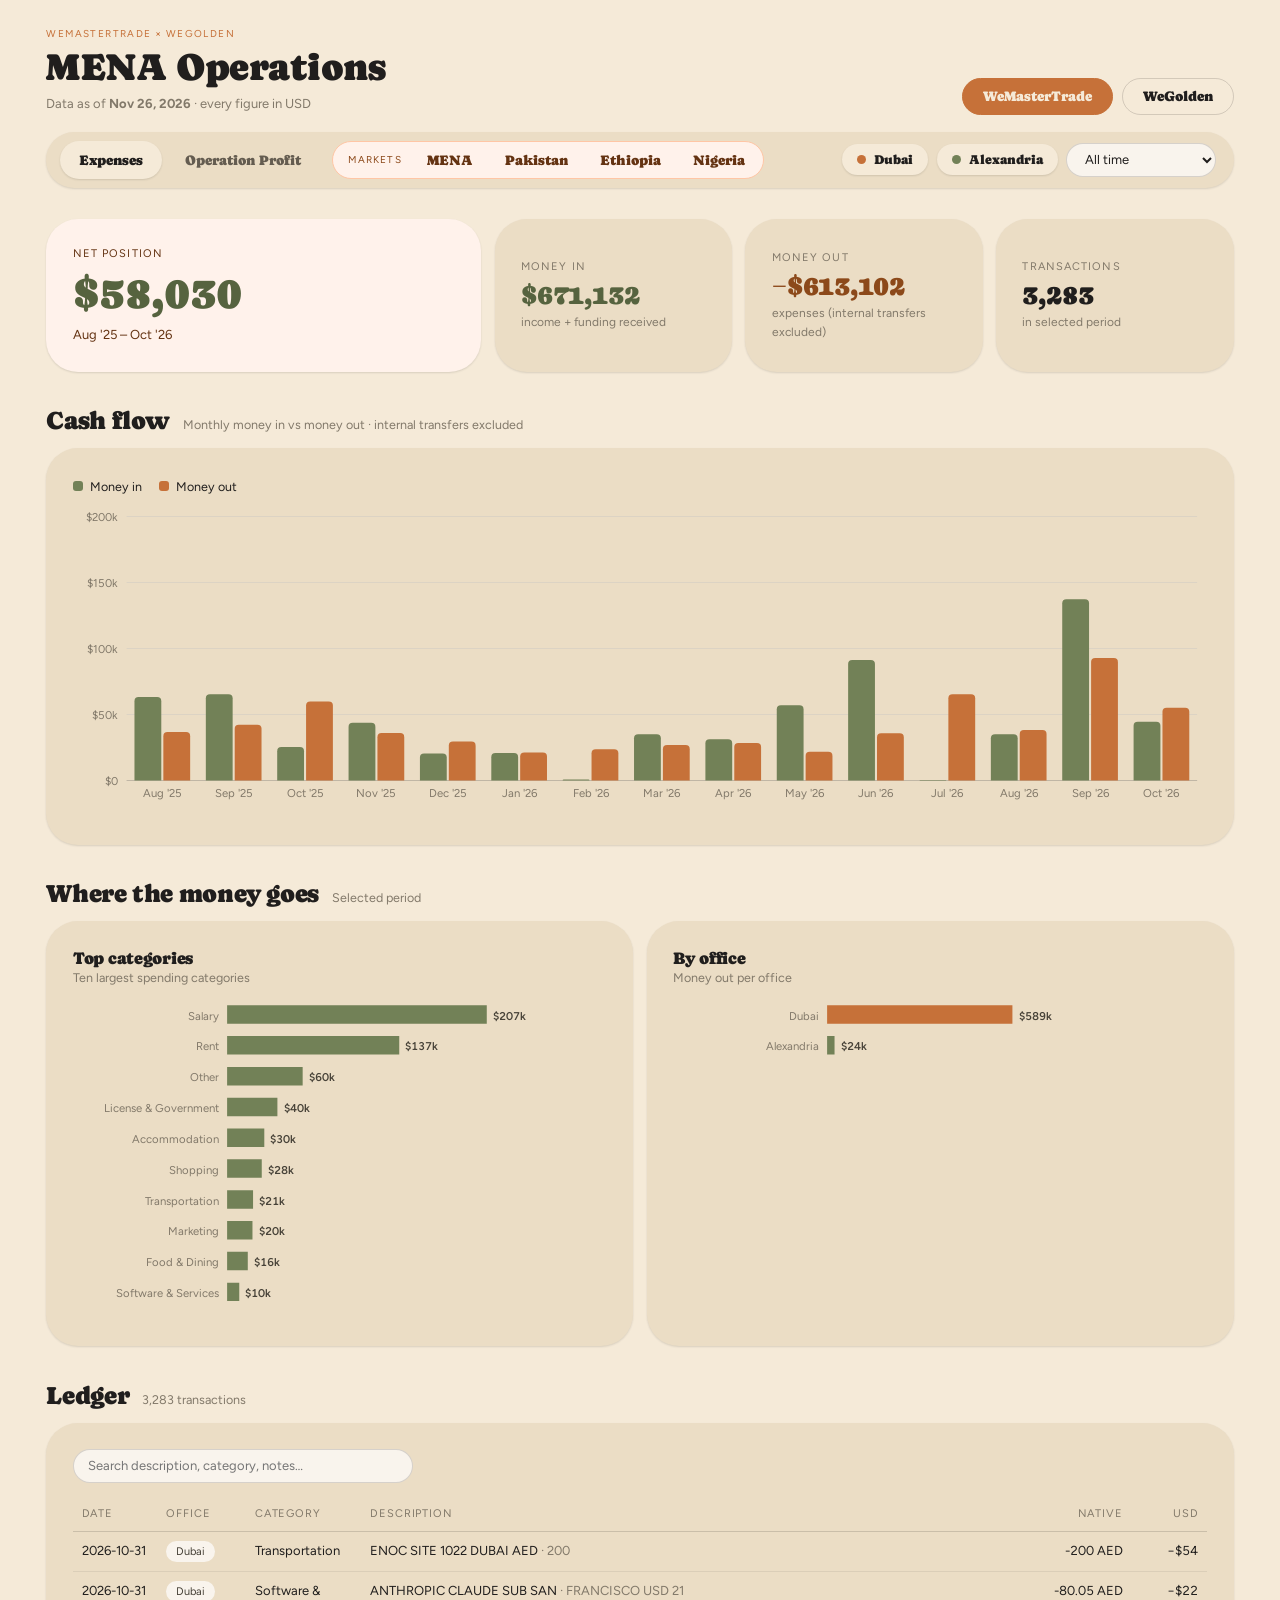
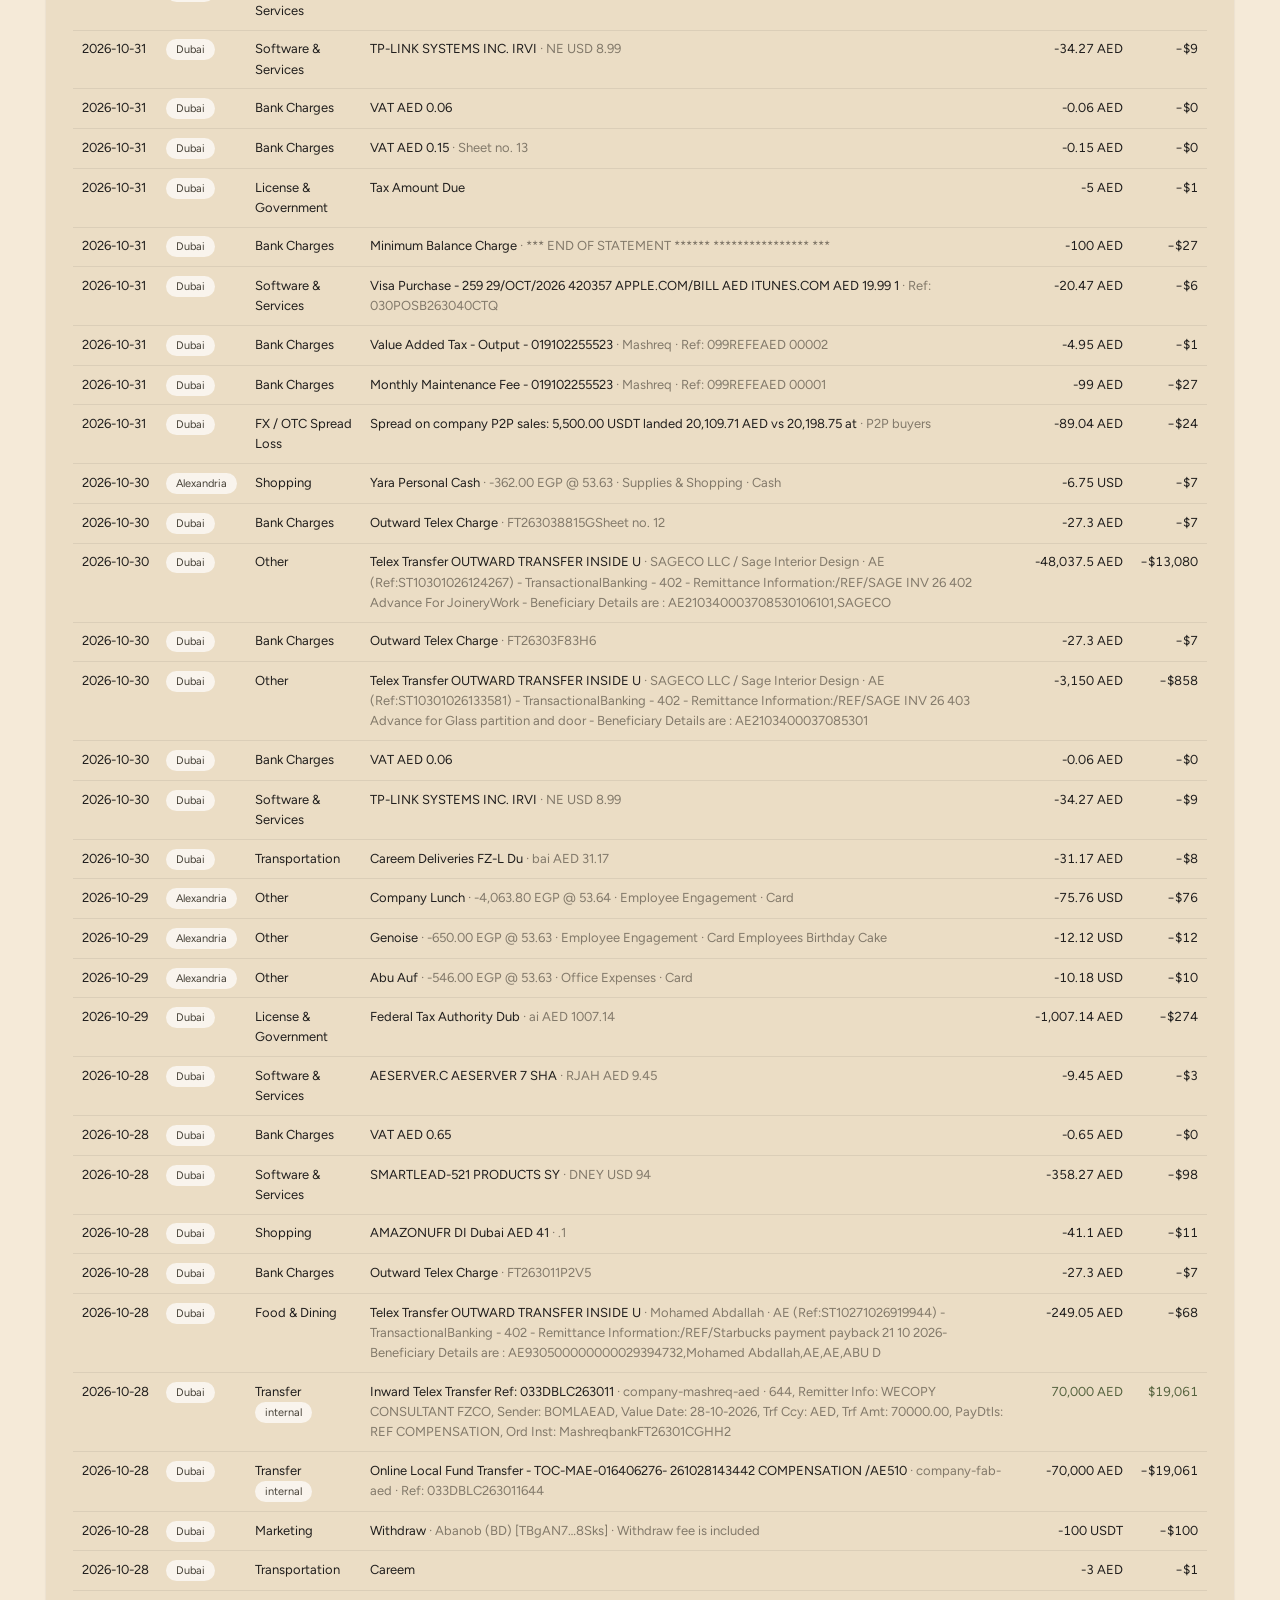
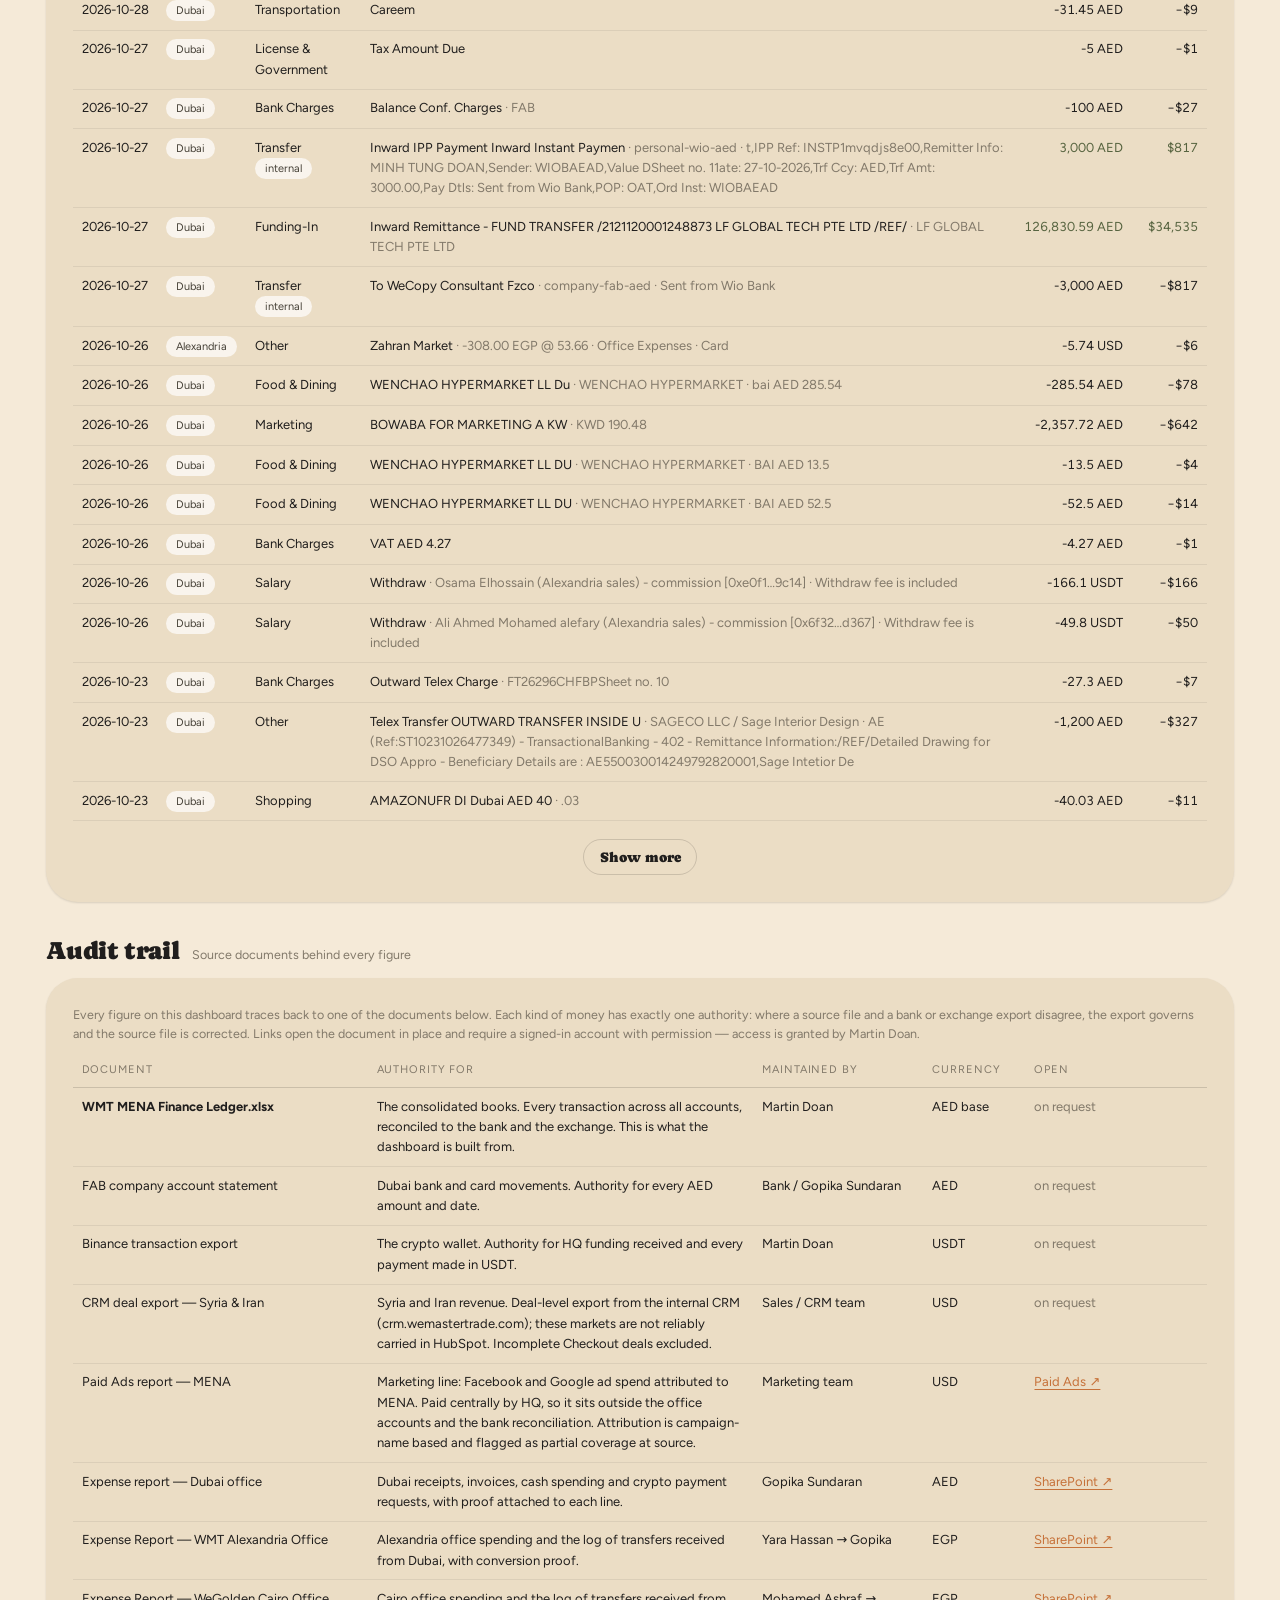
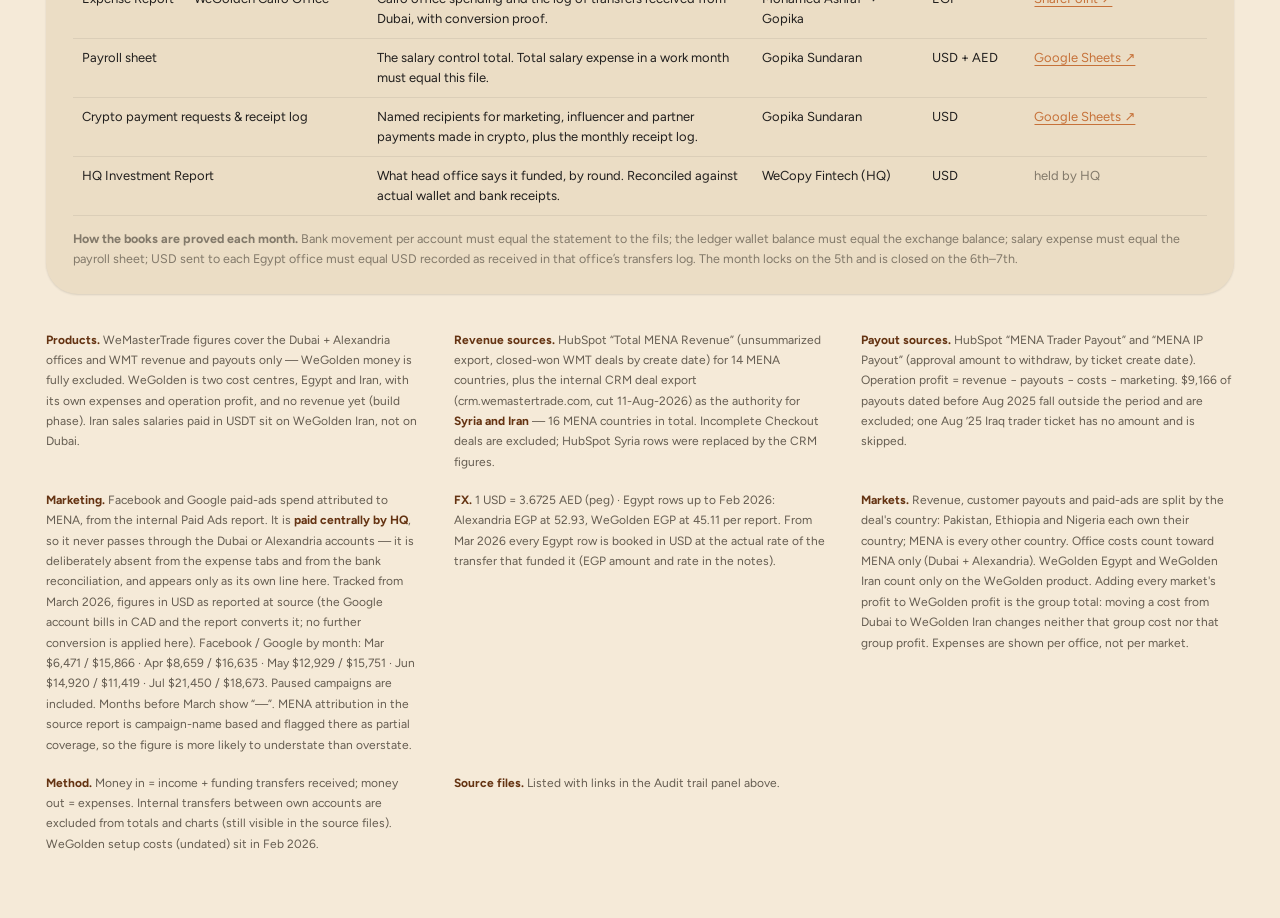
<file: index.html>
<!DOCTYPE html>
<html lang="en">
<head>
<meta charset="utf-8">
<meta name="viewport" content="width=device-width, initial-scale=1">
<meta name="robots" content="noindex,nofollow">
<title>WeMasterTrade · Expenses — MENA Dashboard</title>
<link rel="preload" href="assets/fonts/figtree-latin.woff2" as="font" type="font/woff2" crossorigin>
<link rel="stylesheet" href="assets/css/dashboard.css?v=2026-11-28-wg-iran">
<script src="assets/js/loader.js?v=2026-11-28-wg-iran" defer></script>

</head>
<body>
<div class="wrap" id="app">

<header>
  <div class="masthead">
    <div>
      <div class="eyebrow">WeMasterTrade × WeGolden</div>
      <h1>MENA Operations</h1>
      <div class="text-muted asof">Data as of <b id="asof">…</b> · every figure in USD</div>
    </div>
    <div class="pswitch">
      <button class="btn btn-secondary pbtn on" data-product="wmt" onclick="setProduct('wmt')">WeMasterTrade</button>
      <button class="btn btn-secondary pbtn" data-product="wg" onclick="setProduct('wg')">WeGolden</button>
    </div>
  </div>

  <div class="bar">
    <div class="tabs">
      <button class="tab on" data-tab="exp" onclick="setTab('exp')">Expenses</button>
      <button class="tab" data-tab="prof" onclick="setTab('prof')">Operation Profit</button>
      <div class="markets" id="markets" role="group" aria-label="Revenue by market">
        <span class="mlbl">Markets</span><div class="mbtns" id="marketBtns"></div>
      </div>
    </div>
    <div class="filters">
      <button class="chip on" data-office="Dubai"><span class="dot" style="background:var(--o-dubai)"></span>Dubai</button>
      <button class="chip on" data-office="WMT Alexandria"><span class="dot" style="background:var(--o-alex)"></span>Alexandria</button>
      <button class="chip" data-office="WeGolden Egypt"><span class="dot" style="background:var(--o-wg)"></span><span class="full">WeGolden Egypt</span><span class="short">WG Egypt</span></button>
      <button class="chip" data-office="WeGolden Iran"><span class="dot" style="background:var(--o-wg-ir)"></span><span class="full">WeGolden Iran</span><span class="short">WG Iran</span></button>
      <select id="range" aria-label="Period">
        <option value="all">All time</option>
        <option value="ytd">2026 YTD</option>
        <option value="3m">Last 3 months</option>
        <option value="6m">Last 6 months</option>
        <optgroup label="Single month" id="monthOpts"></optgroup>
      </select>
    </div>
  </div>
</header>

<!-- ══════════════ EXPENSES ══════════════ -->
<div class="view on" id="view-exp">
  <div class="kpis">
    <div class="kpi hero"><div class="lbl">Net position</div><div class="val" id="kNet">—</div><div class="sub2" id="kNetSub"></div></div>
    <div class="kpi"><div class="lbl">Money in</div><div class="val in" id="kIn">—</div><div class="sub2" id="kInSub"></div></div>
    <div class="kpi"><div class="lbl">Money out</div><div class="val out" id="kOut">—</div><div class="sub2" id="kOutSub"></div></div>
    <div class="kpi"><div class="lbl">Transactions</div><div class="val" id="kN">—</div><div class="sub2" id="kNSub"></div></div>
  </div>

  <div class="sec"><h2>Cash flow</h2><span class="note">Monthly money in vs money out · internal transfers excluded</span></div>
  <div class="card full">
    <div class="legend"><span><i style="background:var(--in)"></i>Money in</span><span><i style="background:var(--out)"></i>Money out</span></div>
    <div id="chMonthly"></div>
  </div>

  <div class="sec"><h2>Where the money goes</h2><span class="note">Selected period</span></div>
  <div class="cards">
    <div class="card">
      <h2>Top categories</h2>
      <div class="note">Ten largest spending categories</div>
      <div id="chCat"></div>
    </div>
    <div class="card">
      <h2>By office</h2>
      <div class="note" id="offNote">Money out per office</div>
      <div id="chOffice"></div>
    </div>
  </div>

  <div class="sec"><h2>Ledger</h2><span class="note" id="tblCount"></span></div>
  <div class="card full">
    <input type="search" id="q" placeholder="Search description, category, notes…">
    <div class="scroll" style="margin-top:var(--space-3)">
      <table>
        <thead><tr><th>Date</th><th>Office</th><th>Category</th><th>Description</th><th style="text-align:right">Native</th><th style="text-align:right">USD</th></tr></thead>
        <tbody id="tbody"></tbody>
      </table>
    </div>
    <div class="more"><button class="btn btn-secondary" id="moreBtn" onclick="showMore()">Show more</button></div>
  </div>
</div><!-- /view-exp -->

<!-- ══════════════ REVENUE ══════════════ -->
<div class="view" id="view-rev">
  <div class="card full empty" id="revEmpty" style="display:none"><h2>No data yet</h2><div class="note" id="revEmptyTxt"></div></div>
  <div id="revBody">
  <div class="kpis">
    <div class="kpi hero green"><div class="lbl" id="rTotLbl">WMT MENA revenue</div><div class="val" id="rTot">—</div><div class="sub2" id="rTotSub"></div></div>
    <div class="kpi"><div class="lbl">Deals won</div><div class="val" id="rN">—</div><div class="sub2">closed-won deals</div></div>
    <div class="kpi"><div class="lbl">Avg deal size</div><div class="val" id="rAvg">—</div><div class="sub2">revenue ÷ deals</div></div>
    <div class="kpi"><div class="lbl">Best month</div><div class="val" id="rBest">—</div><div class="sub2" id="rBestSub"></div></div>
  </div>

  <div class="sec"><h2>Revenue over time</h2><span class="note" id="revNote">Closed-won deal amounts by create date · HubSpot “Total MENA Revenue” + internal CRM (Syria &amp; Iran)</span></div>
  <div class="card full"><div id="chRevMonthly"></div></div>

  <div class="sec"><h2>Where revenue comes from</h2><span class="note">All countries · selected period</span></div>
  <div class="cards">
    <div class="card">
      <h2>Revenue by country</h2>
      <div class="note">All countries by revenue, with payouts and paid-ads spend alongside · “% out” = payouts ÷ revenue</div>
      <div class="legend"><span><i style="background:var(--in)"></i>Revenue</span><span><i style="background:var(--out)"></i>Payouts</span><span><i style="background:var(--s3)"></i>Marketing</span></div>
      <div id="chRevCountry"></div>
    </div>
    <div class="card">
      <h2>Deals by country</h2>
      <div class="note">Count of closed-won deals</div>
      <div id="chRevDeals"></div>
    </div>
  </div>
  </div><!-- /revBody -->
</div><!-- /view-rev -->

<!-- ══════════════ OPERATION PROFIT ══════════════ -->
<div class="view" id="view-prof">
  <div class="card full empty" id="profEmpty" style="display:none"><h2>No data yet</h2><div class="note" id="profEmptyTxt"></div></div>
  <div id="profBody">
  <div class="kpis">
    <div class="kpi hero"><div class="lbl" id="pNetLbl">Operation profit</div><div class="val" id="pNet">—</div><div class="sub2" id="pNetSub"></div></div>
    <div class="kpi"><div class="lbl">Revenue</div><div class="val in" id="pRev">—</div><div class="sub2" id="pRevSub">WMT MENA (HubSpot)</div></div>
    <div class="kpi" id="pPayCard"><div class="lbl">Customer payouts</div><div class="val out" id="pPay">—</div><div class="sub2" id="pPaySub">trader + partner (IP)</div></div>
    <div class="kpi"><div class="lbl">Costs</div><div class="val third" id="pCost">—</div><div class="sub2" id="pCostSub">office expenses</div></div>
    <div class="kpi" id="pMktCard"><div class="lbl">Marketing</div><div class="val third" id="pMkt">—</div><div class="sub2" id="pMktSub">paid ads — HQ-paid</div></div>
  </div>

  <div class="sec"><h2 id="chProfTitle">Revenue against payouts &amp; costs</h2><span class="note" id="chProfNote"></span></div>
  <div class="card full">
    <div class="legend"><span><i style="background:var(--in)"></i>Revenue</span><span id="legPay"><i style="background:var(--out)"></i>Payouts</span><span><i style="background:var(--s3)"></i>Costs</span></div>
    <div id="chProf"></div>
  </div>

  <div class="cards" style="margin-top:var(--space-6)">
    <div class="card" id="cardPayCountry">
      <h2>Payouts by country</h2>
      <div class="note">All countries by payout, with revenue and paid-ads spend alongside · “% out” = payouts ÷ revenue</div>
      <div class="legend"><span><i style="background:var(--out)"></i>Payouts</span><span><i style="background:var(--in)"></i>Revenue</span><span><i style="background:var(--s3)"></i>Marketing</span></div>
      <div id="chPayCountry"></div>
    </div>
    <div class="card" id="cardPaySplit">
      <h2>Trader vs partner payouts</h2>
      <div class="legend"><span><i style="background:var(--out)"></i>Trader</span><span><i style="background:var(--s3)"></i>Partner (IP)</span></div>
      <div id="chPaySplit"></div>
    </div>
  </div>

  <div class="sec"><h2>Monthly P&amp;L</h2><span class="note" id="pnlNote">Operation profit = revenue − payouts − costs − marketing</span></div>
  <div class="card full">
    <div class="scroll">
      <table>
        <thead><tr><th>Month</th><th style="text-align:right">Revenue</th><th style="text-align:right">Payouts</th><th style="text-align:right">Costs</th><th style="text-align:right" id="thMkt">Marketing</th><th style="text-align:right">Operation profit</th><th style="text-align:right">Margin</th></tr></thead>
        <tbody id="pTbody"></tbody>
      </table>
    </div>
  </div>
  </div><!-- /profBody -->
</div><!-- /view-prof -->

<!-- ══════════════ AUDIT TRAIL ══════════════ -->
<div class="sec"><h2>Audit trail</h2><span class="note">Source documents behind every figure</span></div>
<div class="card full" id="audit">
  <div class="note">Every figure on this dashboard traces back to one of the documents below. Each kind of money has exactly one authority: where a source file and a bank or exchange export disagree, the export governs and the source file is corrected. Links open the document in place and require a signed-in account with permission — access is granted by Martin Doan.</div>
  <div class="scroll">
    <table>
      <thead><tr>
        <th style="width:26%">Document</th><th style="width:34%">Authority for</th>
        <th style="width:15%">Maintained by</th><th style="width:9%">Currency</th><th style="width:16%">Open</th>
      </tr></thead>
      <tbody>
        <tr><td><b>WMT MENA Finance Ledger.xlsx</b></td><td>The consolidated books. Every transaction across all accounts, reconciled to the bank and the exchange. This is what the dashboard is built from.</td><td>Martin Doan</td><td>AED base</td><td><span class="muted">on request</span></td></tr>
        <tr><td>FAB company account statement</td><td>Dubai bank and card movements. Authority for every AED amount and date.</td><td>Bank / Gopika Sundaran</td><td>AED</td><td><span class="muted">on request</span></td></tr>
        <tr><td>Binance transaction export</td><td>The crypto wallet. Authority for HQ funding received and every payment made in USDT.</td><td>Martin Doan</td><td>USDT</td><td><span class="muted">on request</span></td></tr>
        <tr><td>CRM deal export — Syria &amp; Iran</td><td>Syria and Iran revenue. Deal-level export from the internal CRM (crm.wemastertrade.com); these markets are not reliably carried in HubSpot. Incomplete Checkout deals excluded.</td><td>Sales / CRM team</td><td>USD</td><td><span class="muted">on request</span></td></tr>
        <tr><td>Paid Ads report — MENA</td><td>Marketing line: Facebook and Google ad spend attributed to MENA. Paid centrally by HQ, so it sits outside the office accounts and the bank reconciliation. Attribution is campaign-name based and flagged as partial coverage at source.</td><td>Marketing team</td><td>USD</td><td><a href="https://report.wemastertrade.com/dashboard/paid-ads" target="_blank" rel="noopener">Paid Ads ↗</a></td></tr>
        <tr><td>Expense report — Dubai office</td><td>Dubai receipts, invoices, cash spending and crypto payment requests, with proof attached to each line.</td><td>Gopika Sundaran</td><td>AED</td><td><a href="https://wemastertrade-my.sharepoint.com/personal/martin_doan_wemastertrade_com/Documents/Expense%20report%20Dubai%20office.xlsx" target="_blank" rel="noopener">SharePoint &#8599;</a></td></tr>
        <tr><td>Expense Report — WMT Alexandria Office</td><td>Alexandria office spending and the log of transfers received from Dubai, with conversion proof.</td><td>Yara Hassan &#8594; Gopika</td><td>EGP</td><td><a href="https://wemastertrade-my.sharepoint.com/personal/gopika_sundaran_wemastertrade_com/Documents/Expense%20Report-%20WMT%20Alexandria%20Office.xlsx" target="_blank" rel="noopener">SharePoint &#8599;</a></td></tr>
        <tr><td>Expense Report — WeGolden Cairo Office</td><td>Cairo office spending and the log of transfers received from Dubai, with conversion proof.</td><td>Mohamed Ashraf &#8594; Gopika</td><td>EGP</td><td><a href="https://wemastertrade-my.sharepoint.com/personal/gopika_sundaran_wemastertrade_com/Documents/Expense%20Report-%20WeGolden%20Cairo%20Office.xlsx" target="_blank" rel="noopener">SharePoint &#8599;</a></td></tr>
        <tr><td>Payroll sheet</td><td>The salary control total. Total salary expense in a work month must equal this file.</td><td>Gopika Sundaran</td><td>USD + AED</td><td><a href="https://docs.google.com/spreadsheets/d/1CuyILmf2U5xHML-0ZRfVCalxR4pODj5LNzhiIFEk0vg" target="_blank" rel="noopener">Google Sheets &#8599;</a></td></tr>
        <tr><td>Crypto payment requests &amp; receipt log</td><td>Named recipients for marketing, influencer and partner payments made in crypto, plus the monthly receipt log.</td><td>Gopika Sundaran</td><td>USD</td><td><a href="https://docs.google.com/spreadsheets/d/11T60VKKIJ83jNoO9QN8Lr-IkydqfHKWDJOPD7UNcCdY" target="_blank" rel="noopener">Google Sheets &#8599;</a></td></tr>
        <tr><td>HQ Investment Report</td><td>What head office says it funded, by round. Reconciled against actual wallet and bank receipts.</td><td>WeCopy Fintech (HQ)</td><td>USD</td><td><span class="muted">held by HQ</span></td></tr>
      </tbody>
    </table>
  </div>
  <div class="note" style="margin:var(--space-3) 0 0">
    <b>How the books are proved each month.</b> Bank movement per account must equal the statement to the fils; the ledger wallet balance must equal the exchange balance; salary expense must equal the payroll sheet; USD sent to each Egypt office must equal USD recorded as received in that office&#8217;s transfers log. The month locks on the 5th and is closed on the 6th&#8211;7th.
  </div>
</div>

<footer>
  <div><b>Products.</b> WeMasterTrade figures cover the Dubai + Alexandria offices and WMT revenue and payouts only — WeGolden money is fully excluded. WeGolden is two cost centres, Egypt and Iran, with its own expenses and operation profit, and no revenue yet (build phase). Iran sales salaries paid in USDT sit on WeGolden Iran, not on Dubai.</div>
  <div><b>Revenue sources.</b> HubSpot “Total MENA Revenue” (unsummarized export, closed-won WMT deals by create date) for 14 MENA countries, plus the internal CRM deal export (crm.wemastertrade.com, cut 11-Aug-2026) as the authority for <b>Syria and Iran</b> — 16 MENA countries in total. Incomplete Checkout deals are excluded; HubSpot Syria rows were replaced by the CRM figures.</div>
  <div><b>Payout sources.</b> HubSpot “MENA Trader Payout” and “MENA IP Payout” (approval amount to withdraw, by ticket create date). Operation profit = revenue − payouts − costs − marketing. $9,166 of payouts dated before Aug 2025 fall outside the period and are excluded; one Aug ’25 Iraq trader ticket has no amount and is skipped.</div>
  <div><b>Marketing.</b> Facebook and Google paid-ads spend attributed to MENA, from the internal Paid Ads report. It is <b>paid centrally by HQ</b>, so it never passes through the Dubai or Alexandria accounts — it is deliberately absent from the expense tabs and from the bank reconciliation, and appears only as its own line here. Tracked from March 2026, figures in USD as reported at source (the Google account bills in CAD and the report converts it; no further conversion is applied here). Facebook / Google by month: Mar $6,471 / $15,866 · Apr $8,659 / $16,635 · May $12,929 / $15,751 · Jun $14,920 / $11,419 · Jul $21,450 / $18,673. Paused campaigns are included. Months before March show “—”. MENA attribution in the source report is campaign-name based and flagged there as partial coverage, so the figure is more likely to understate than overstate.</div>
  <div><b>FX.</b> 1 USD = 3.6725 AED (peg) · Egypt rows up to Feb 2026: Alexandria EGP at 52.93, WeGolden EGP at 45.11 per report. From Mar 2026 every Egypt row is booked in USD at the actual rate of the transfer that funded it (EGP amount and rate in the notes).</div>
  <div><b>Markets.</b> Revenue, customer payouts and paid-ads are split by the deal's country: Pakistan, Ethiopia and Nigeria each own their country; MENA is every other country. Office costs count toward MENA only (Dubai + Alexandria). WeGolden Egypt and WeGolden Iran count only on the WeGolden product. Adding every market's profit to WeGolden profit is the group total: moving a cost from Dubai to WeGolden Iran changes neither that group cost nor that group profit. Expenses are shown per office, not per market.</div>
  <div><b>Method.</b> Money in = income + funding transfers received; money out = expenses. Internal transfers between own accounts are excluded from totals and charts (still visible in the source files). WeGolden setup costs (undated) sit in Feb 2026.</div>
  <div><b>Source files.</b> Listed with links in the Audit trail panel above.</div>
</footer>
</div>

<div class="tip" id="tip"></div>

</body>
</html>
</file>
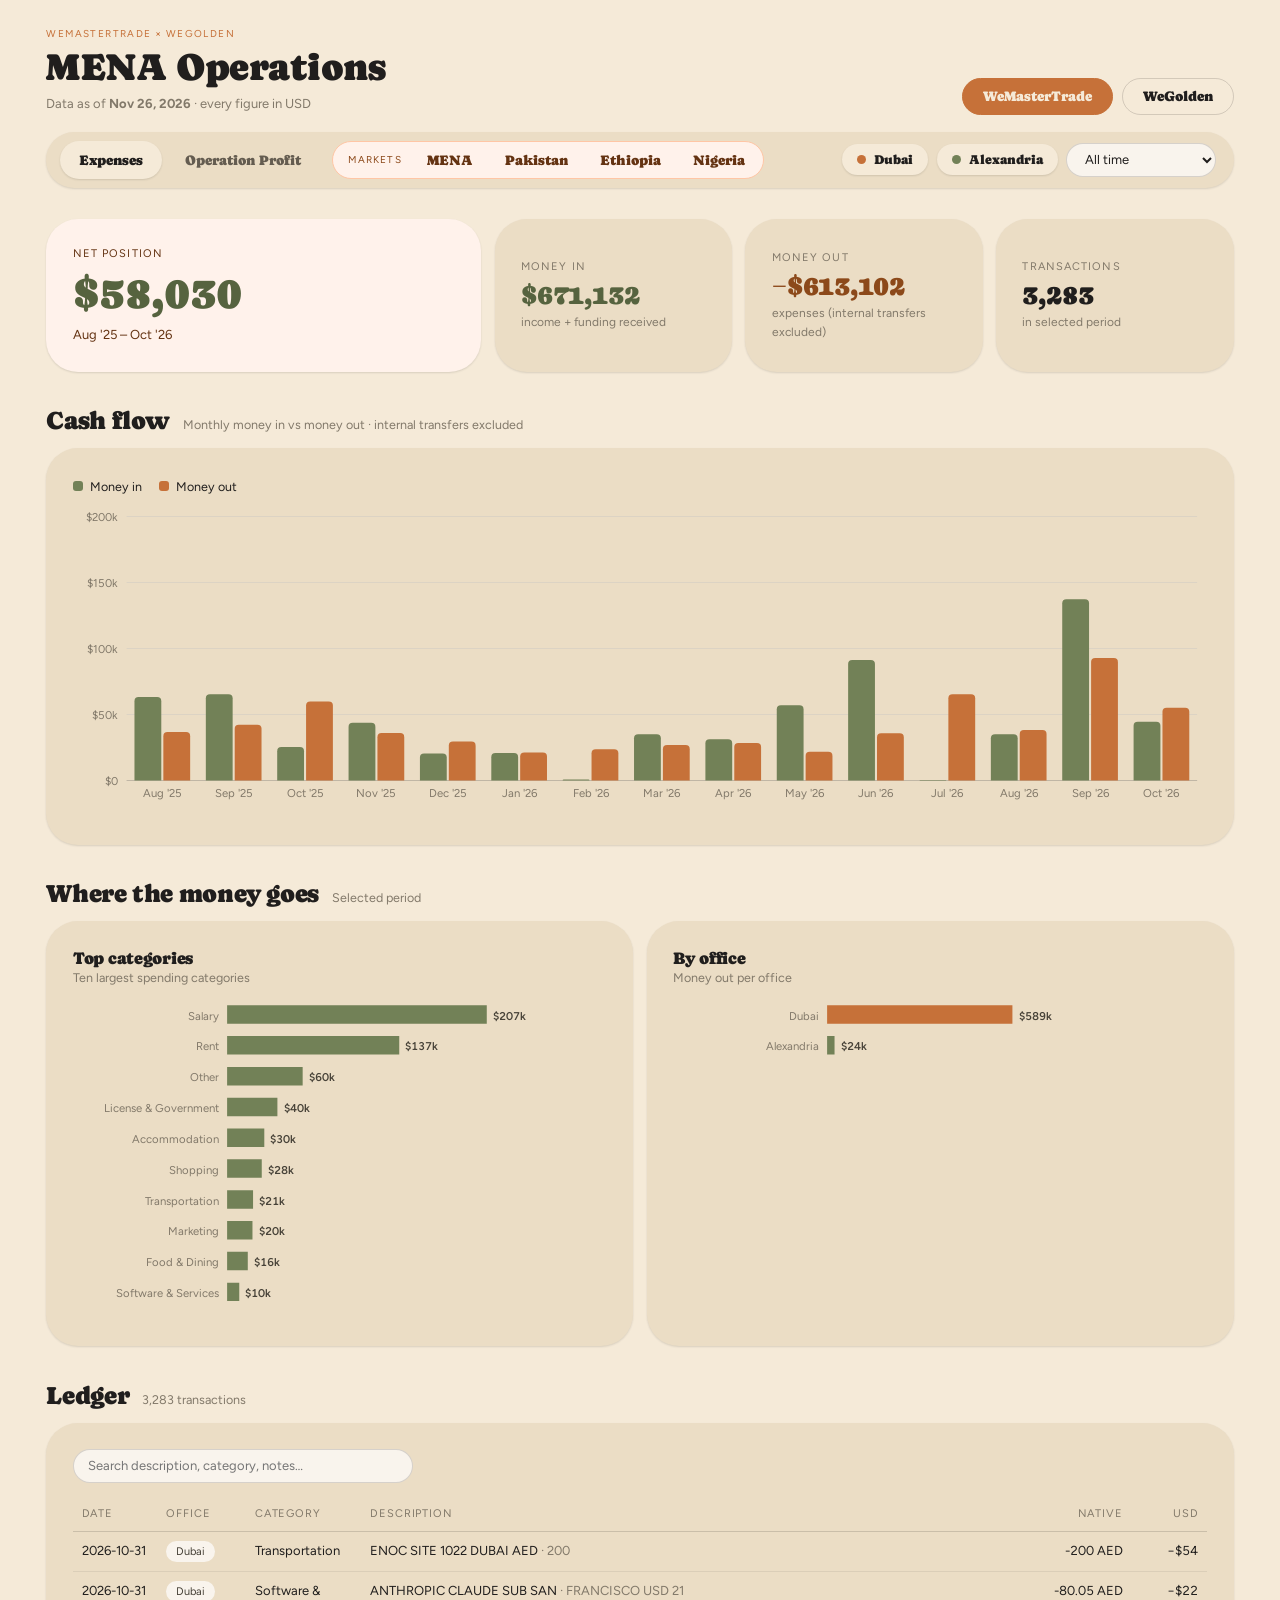
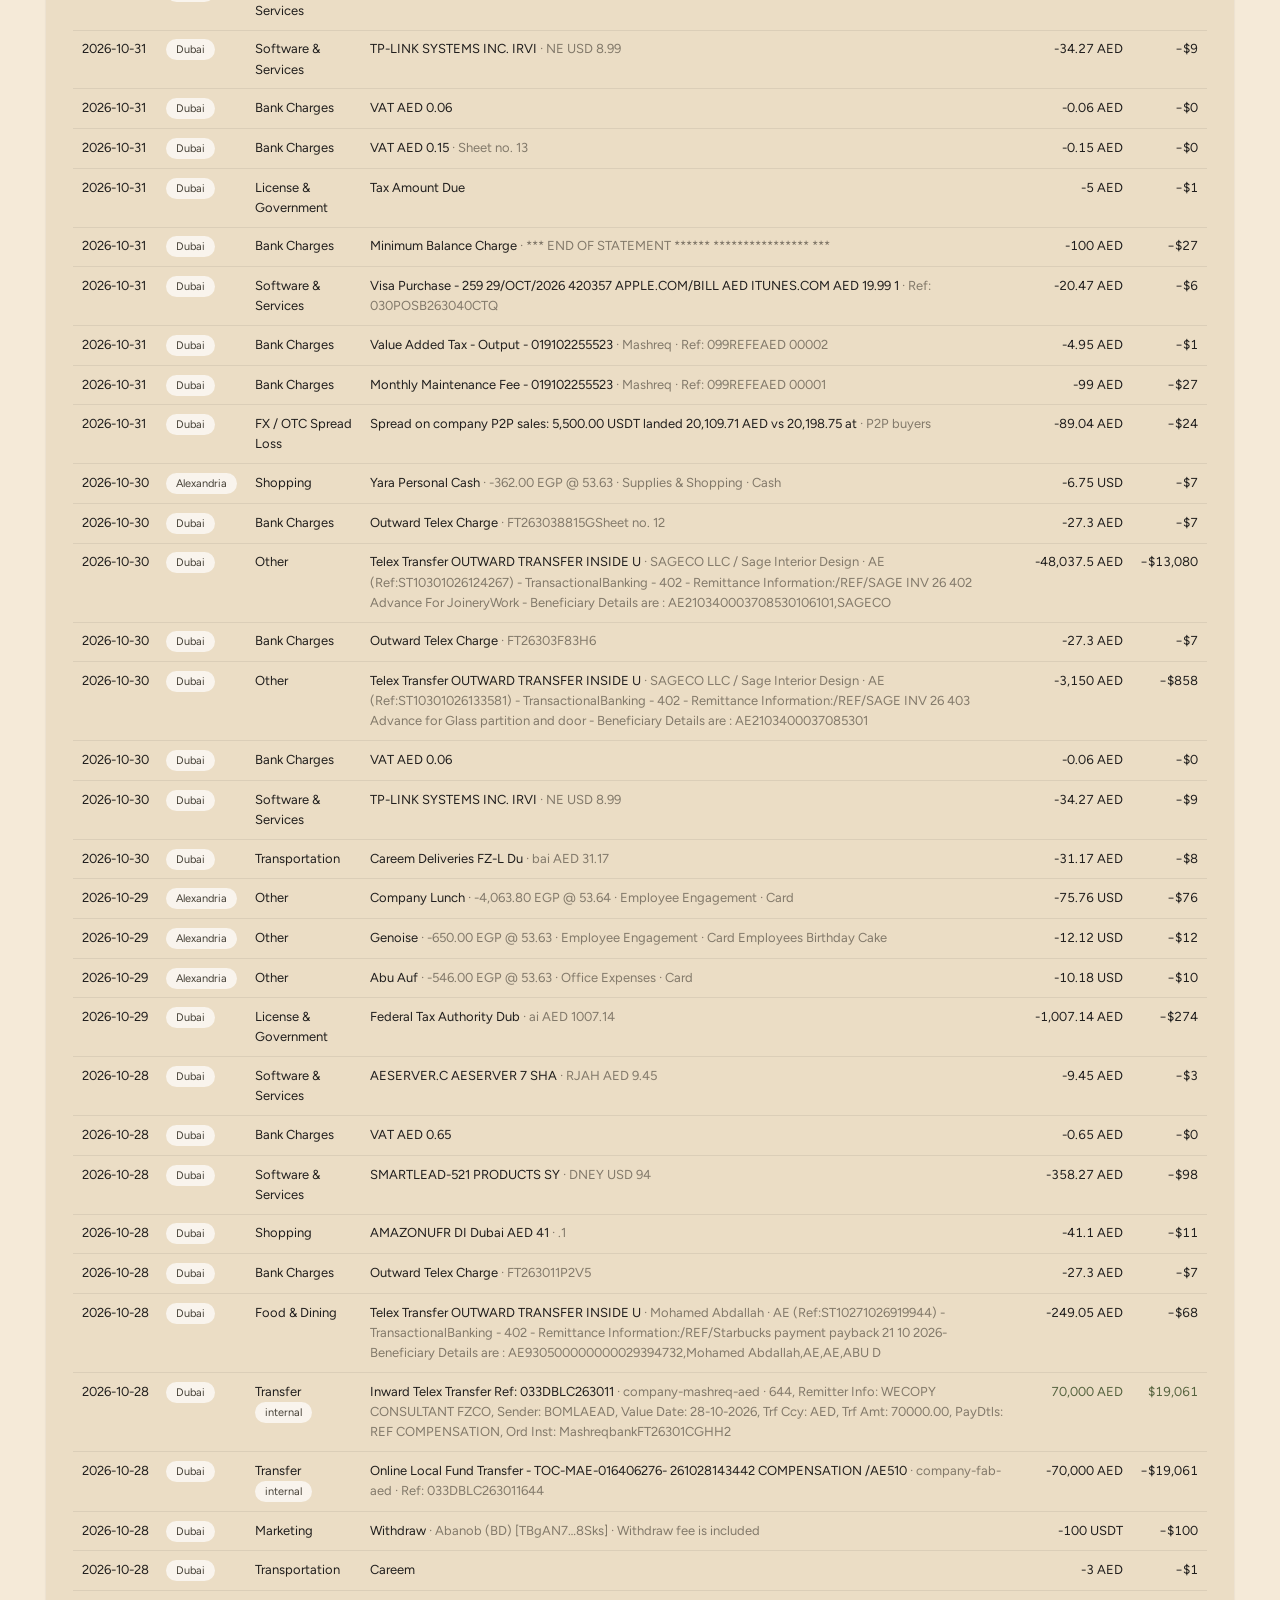
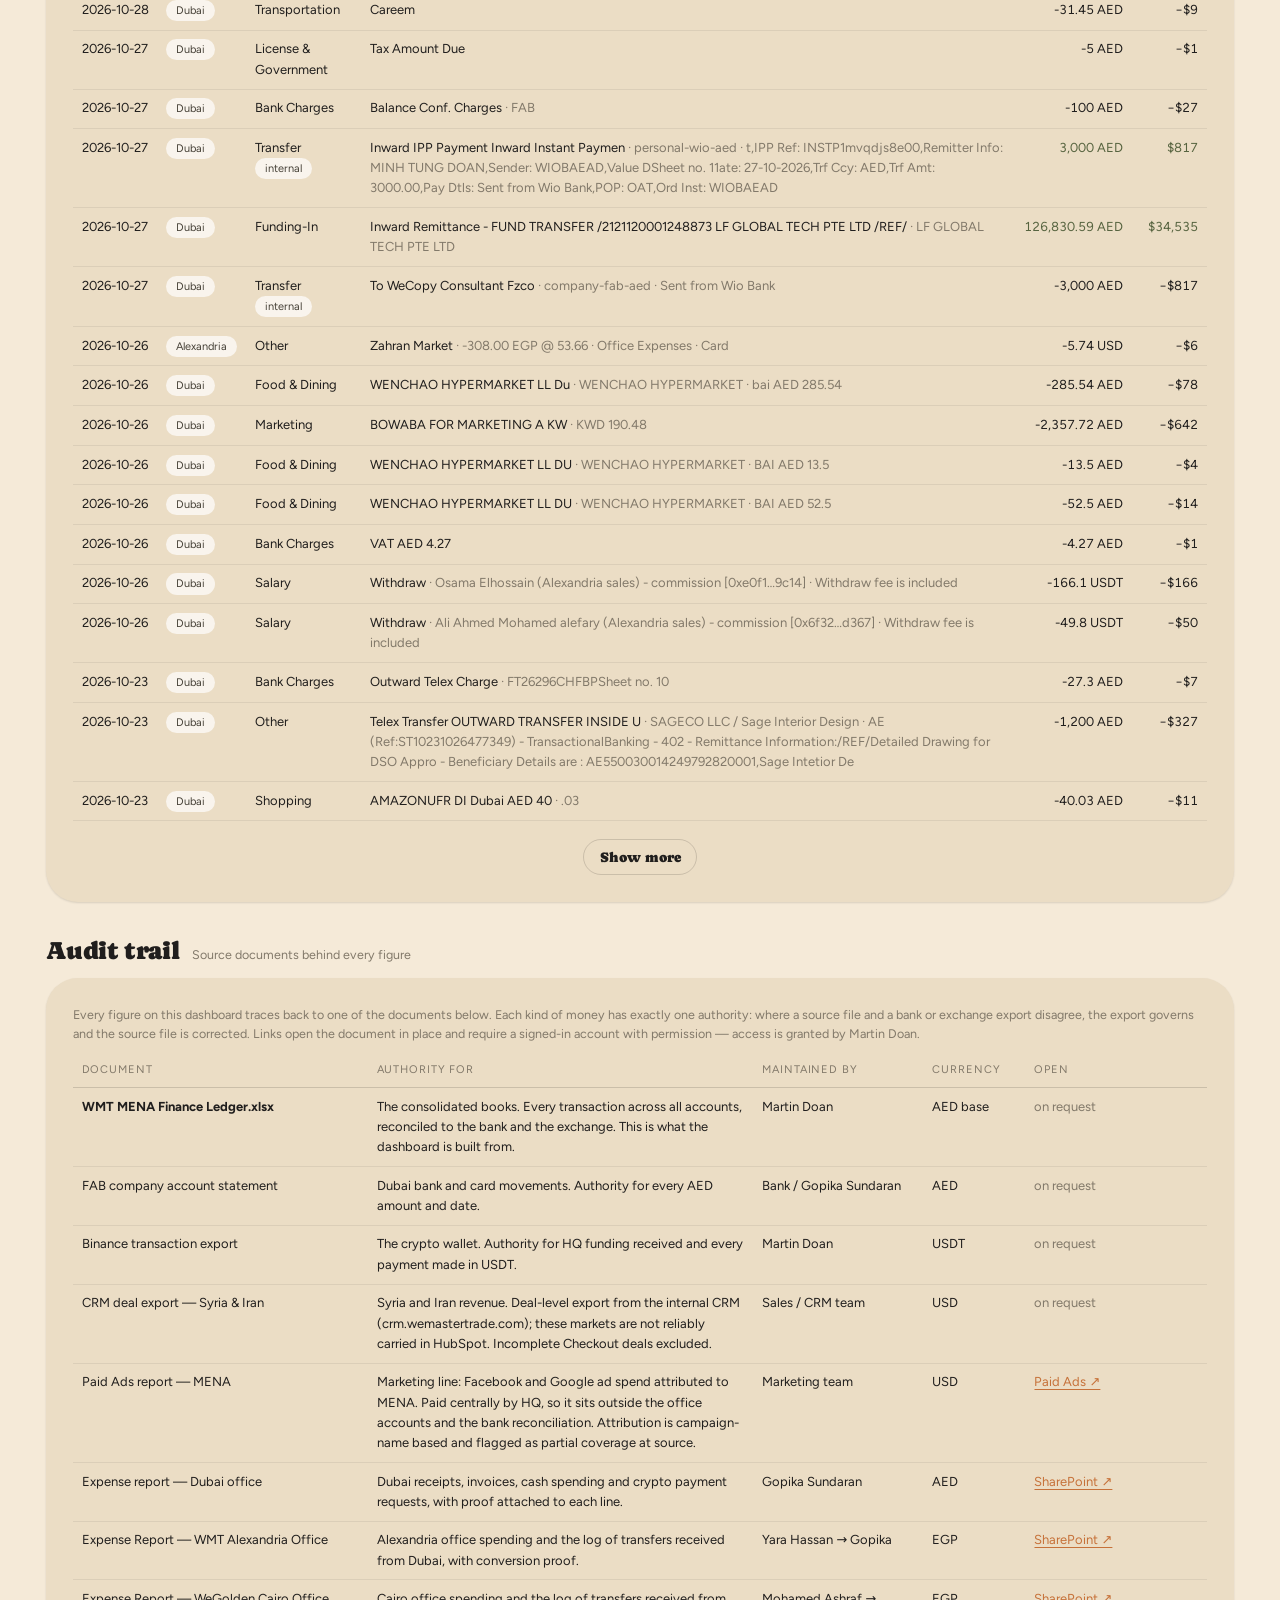
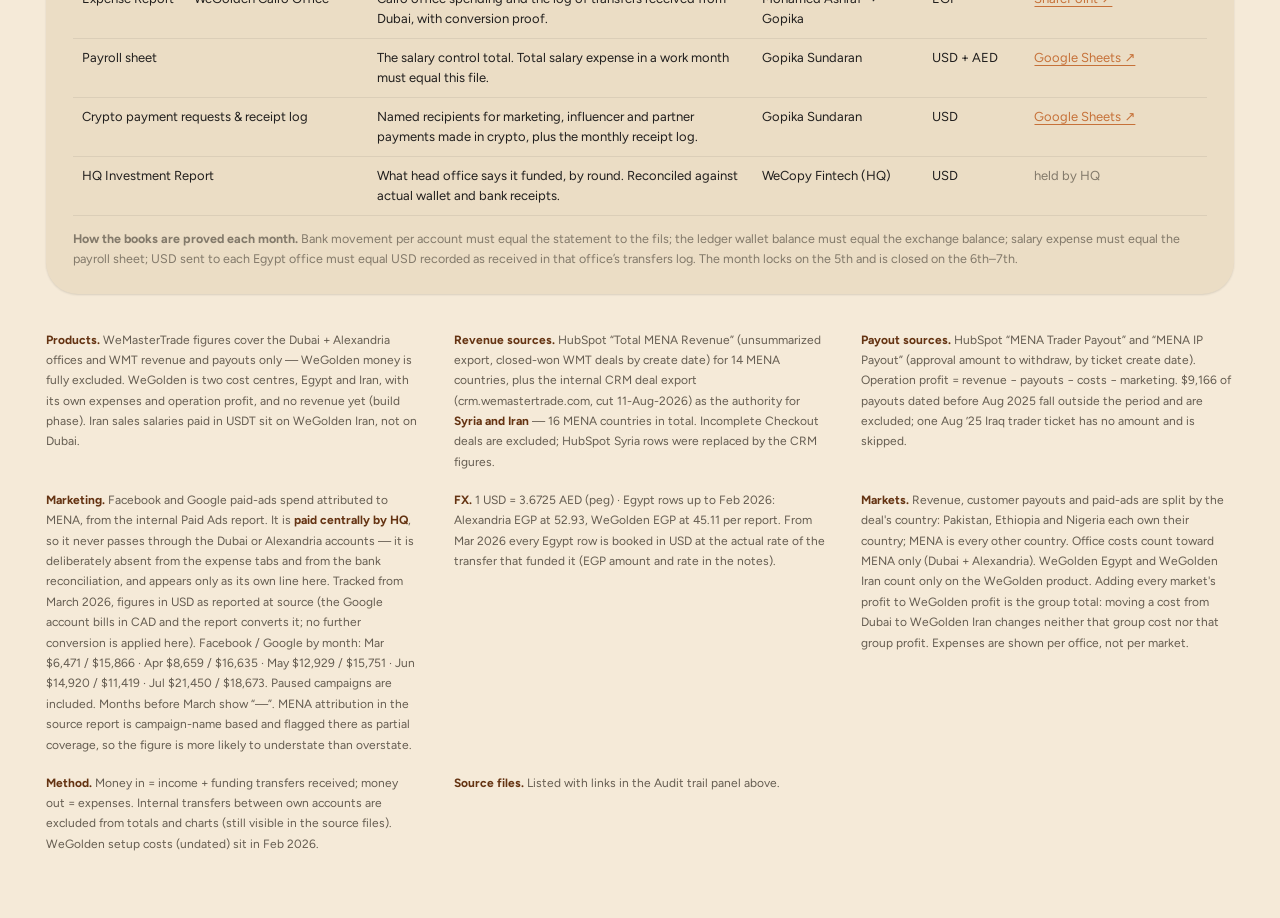
<file: wg/index.html>
<!doctype html>
<html lang="en"><head><meta charset="utf-8">
<meta name="viewport" content="width=device-width,initial-scale=1">
<title>MENA Dashboard</title>
<style>body{font:15px/1.5 system-ui,sans-serif;margin:40px;color:#444}</style>
</head><body>
<p id="s">Loading dashboard&hellip;</p>
<script>
/* Loader stub. Fetches the repo-root index.html and injects <base href="../"> so assets/ and data/ resolve to the root. Do not edit the dashboard here. */
fetch('../index.html',{cache:'no-cache'})
  .then(function(r){ if(!r.ok) throw new Error(r.status); return r.text(); })
  .then(function(t){ t=t.replace(/<head>/i,'<head><base href="../">');
    document.open(); document.write(t); document.close(); })
  .catch(function(e){
    document.getElementById('s').innerHTML =
      'Could not load the dashboard (' + e.message + '). ' +
      '<a href="../">Open the main dashboard</a>.';
  });
</script>
</body></html>
</file>
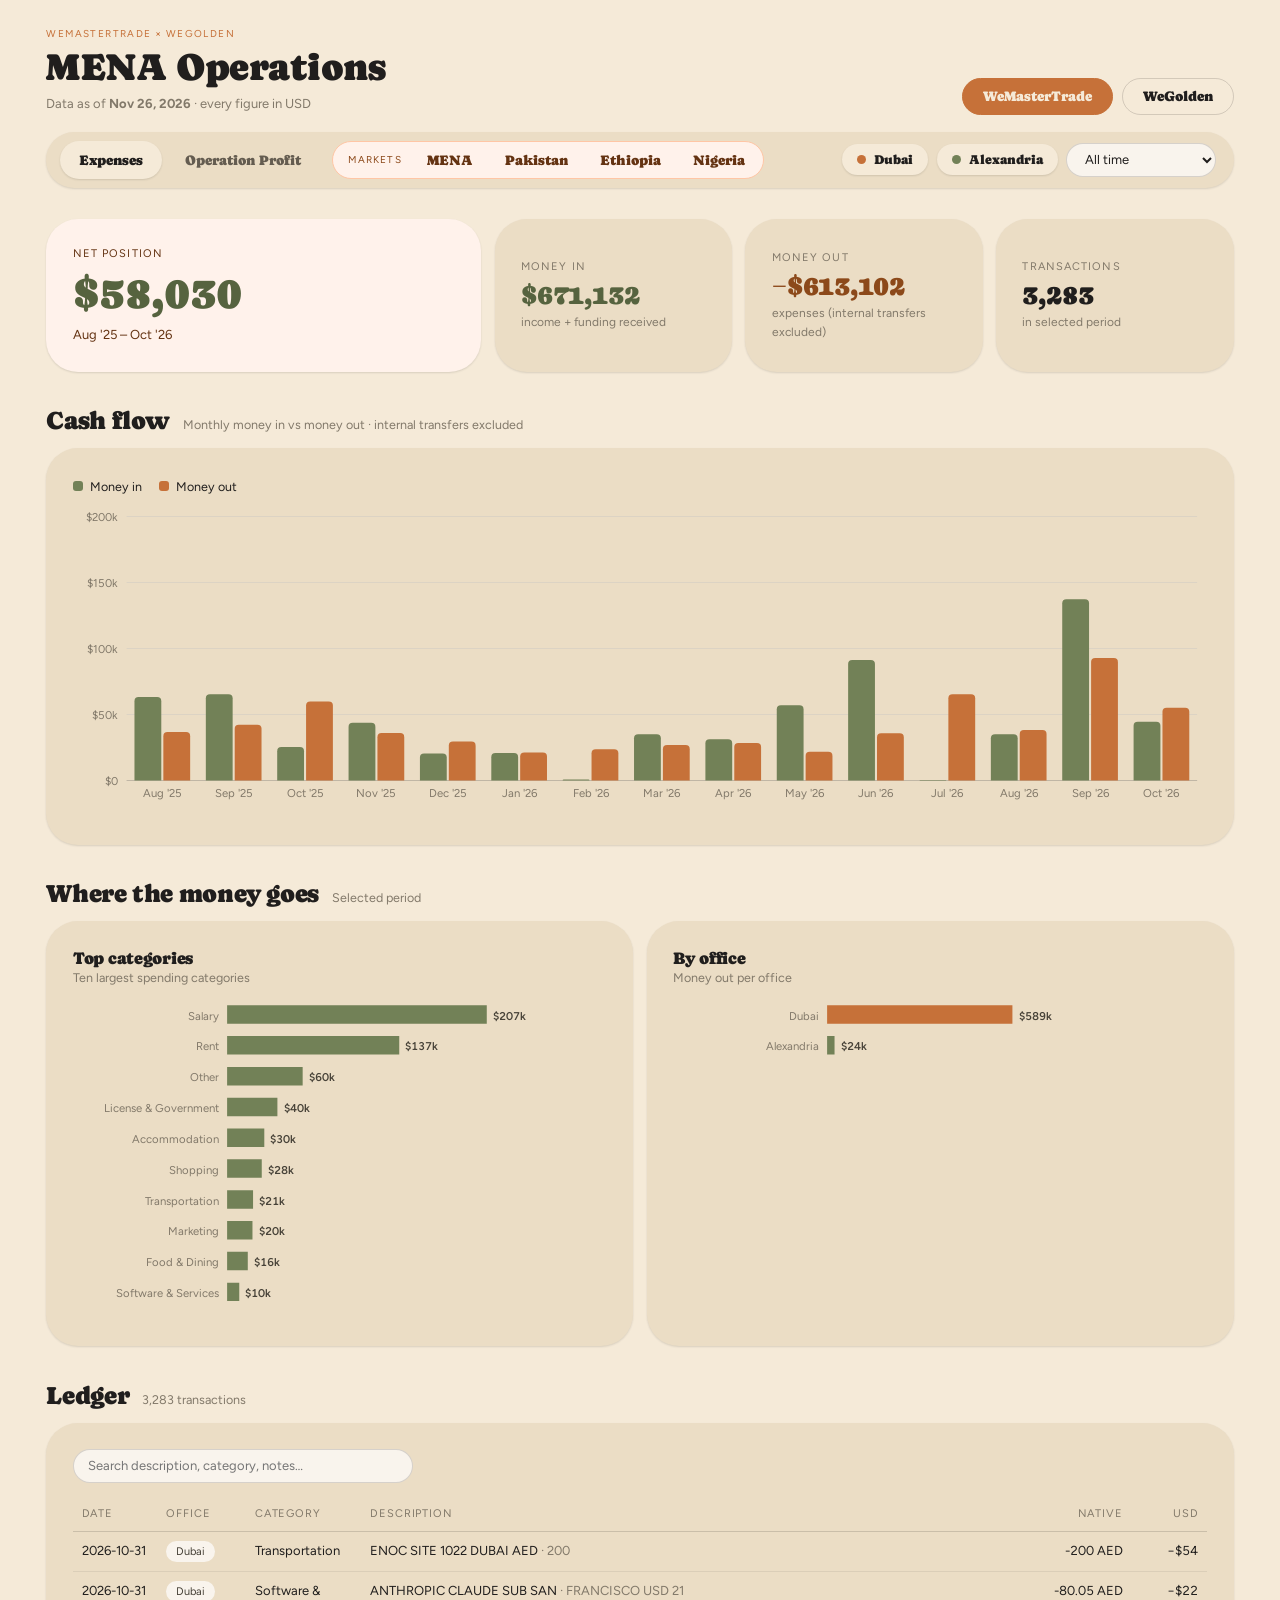
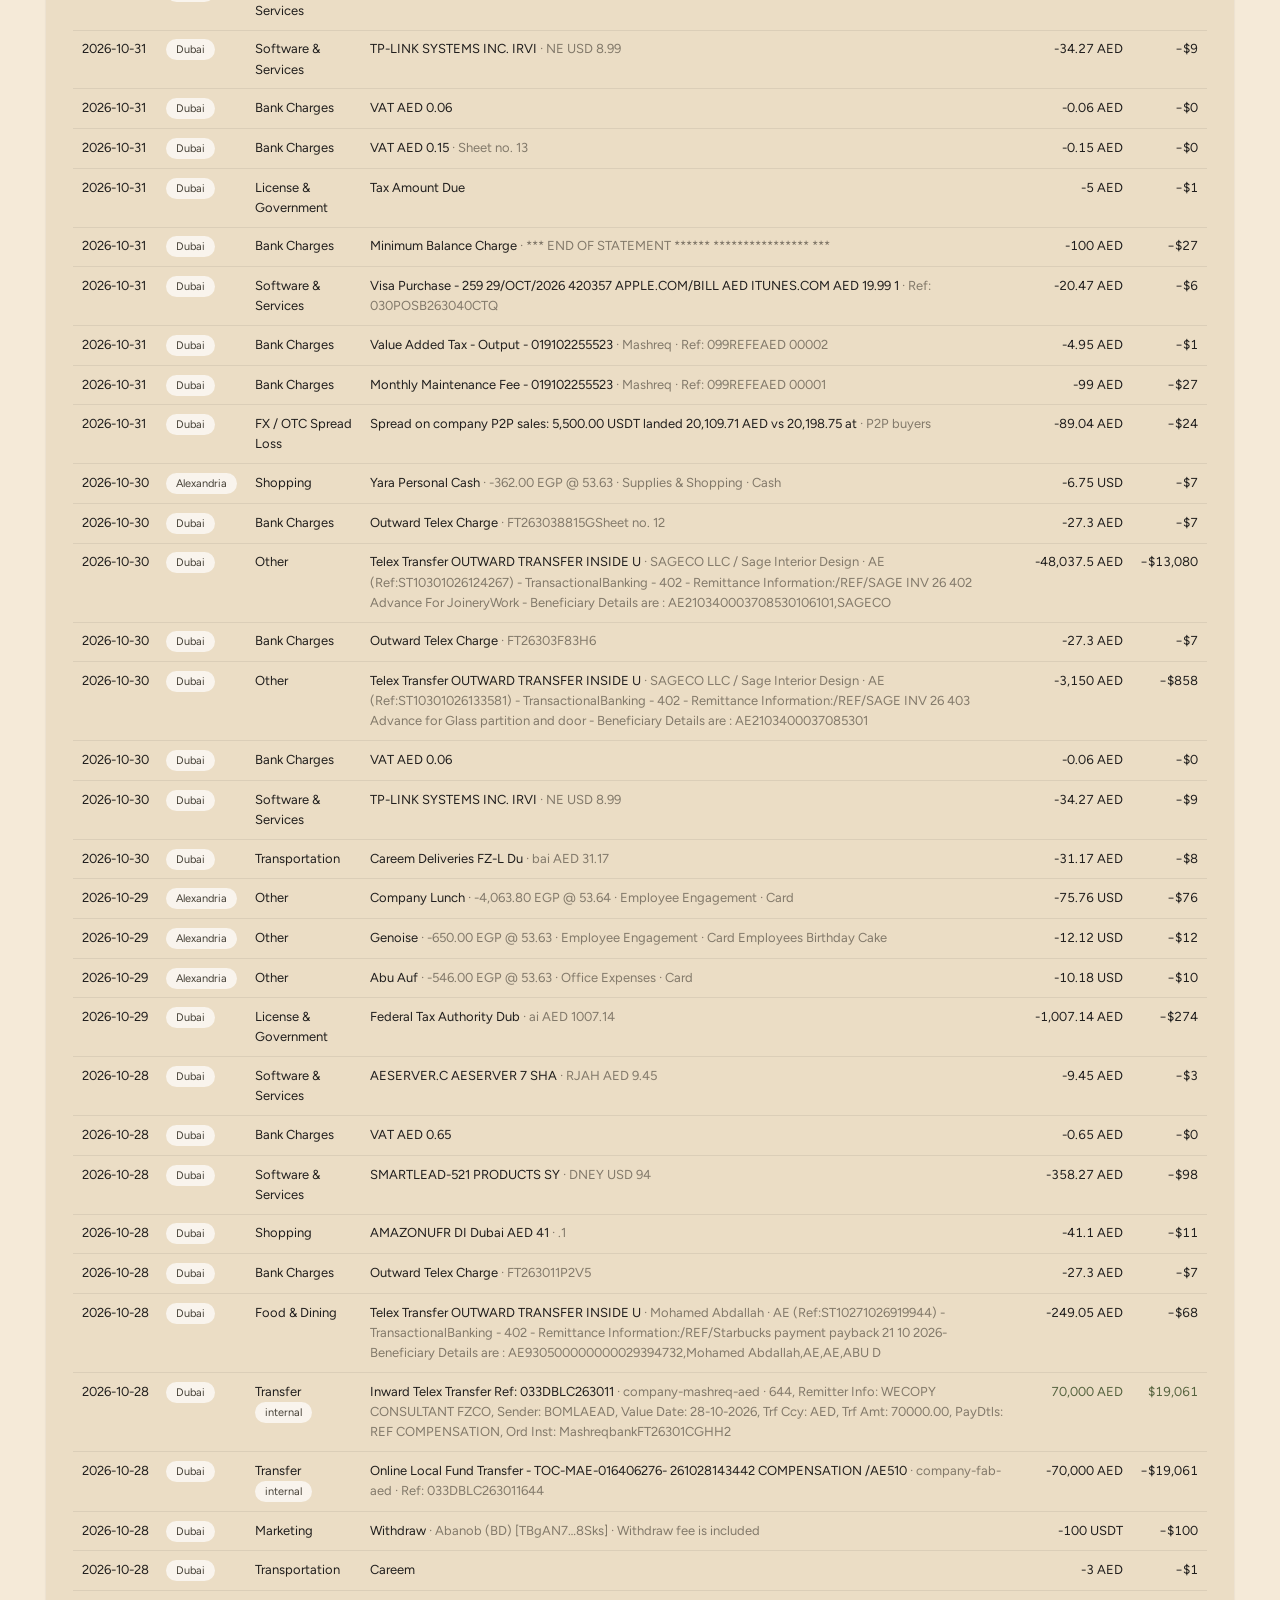
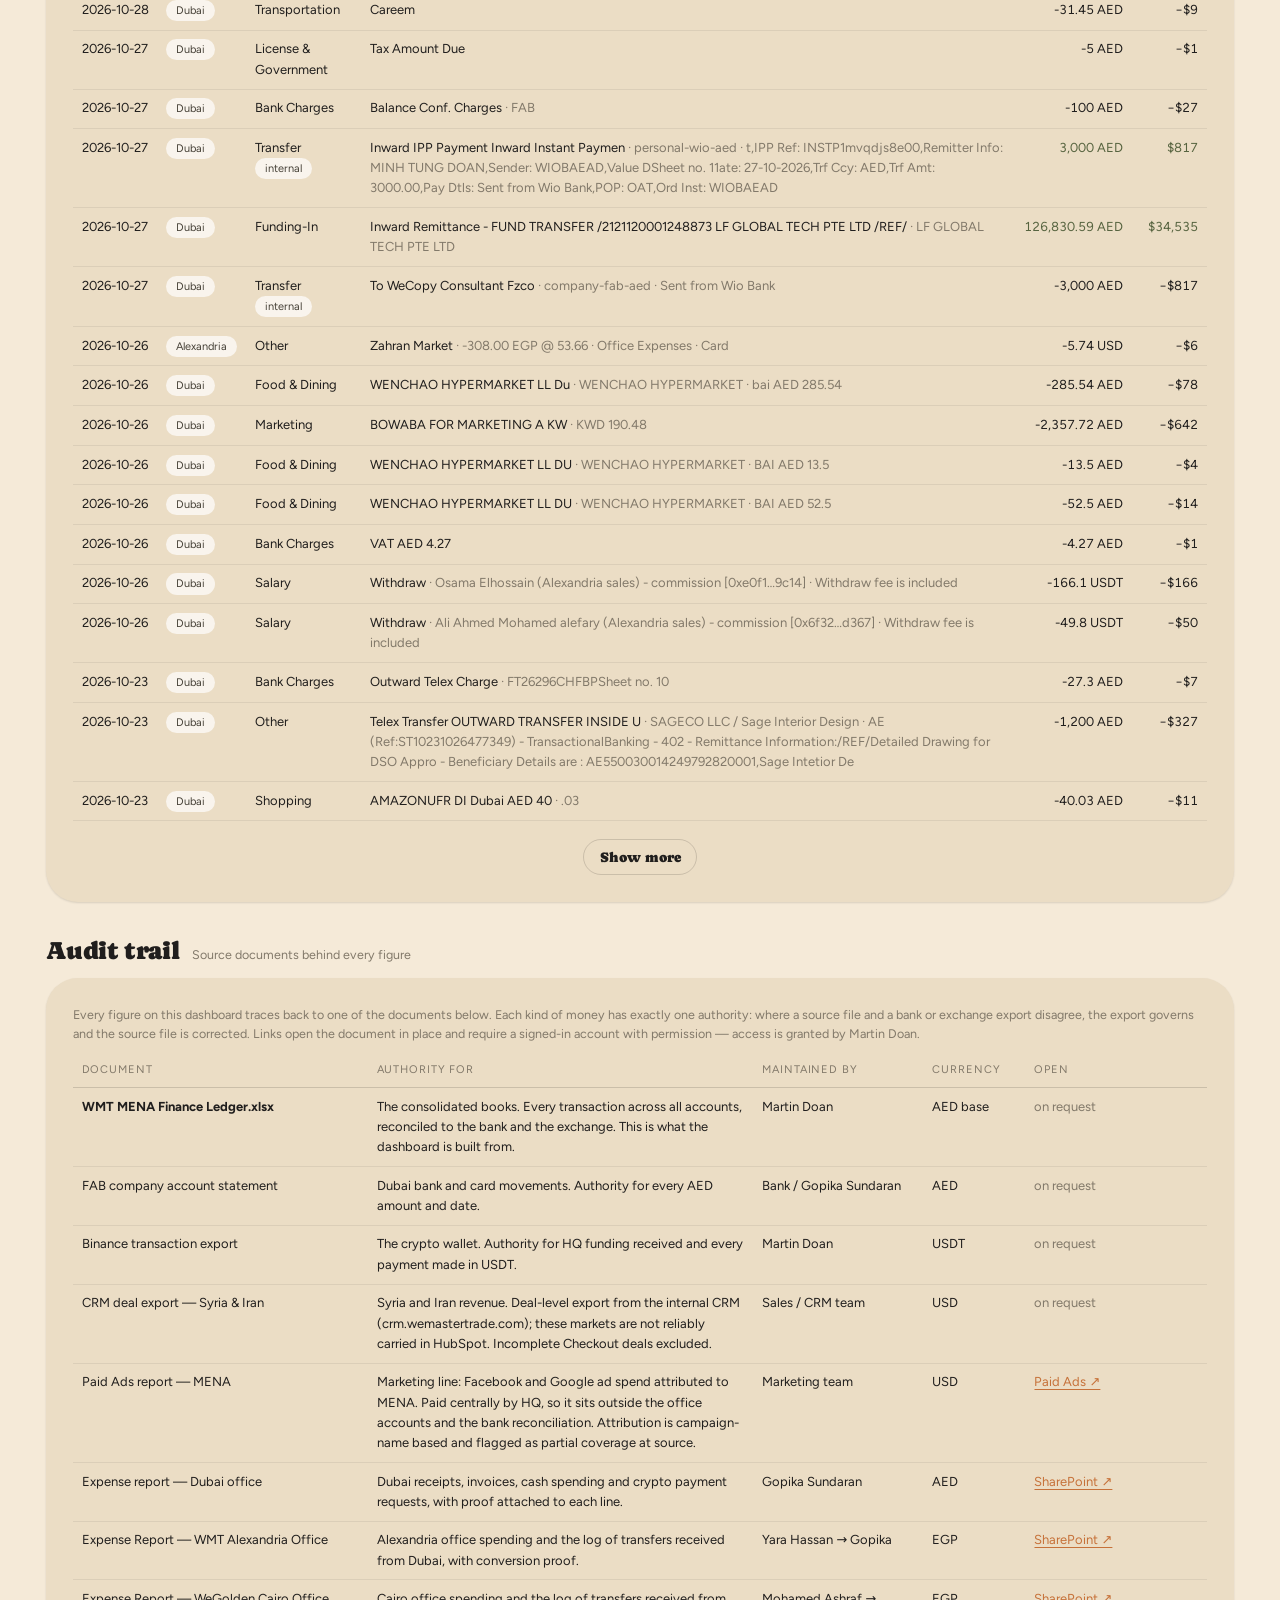
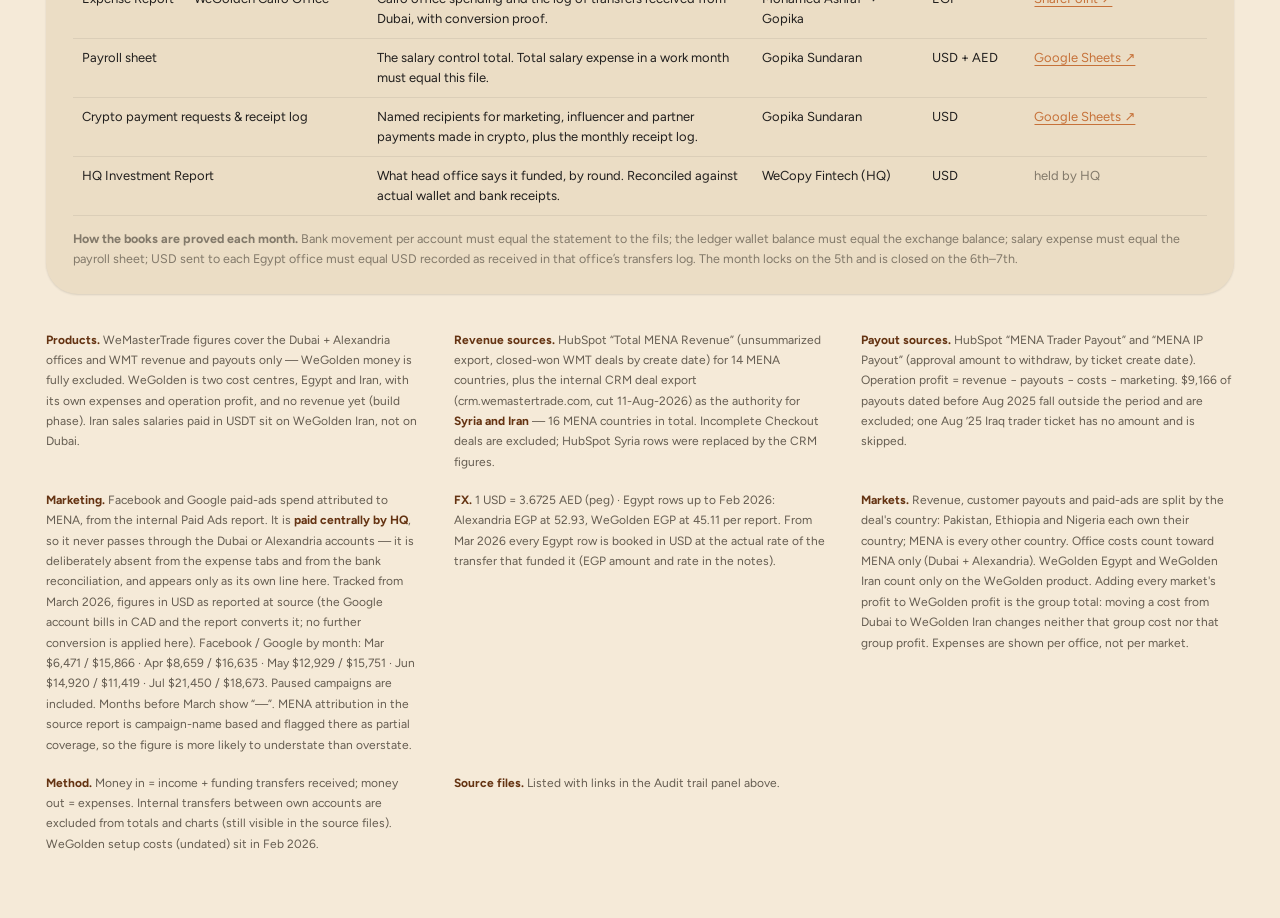
<file: wmt/index.html>
<!doctype html>
<html lang="en"><head><meta charset="utf-8">
<meta name="viewport" content="width=device-width,initial-scale=1">
<title>MENA Dashboard</title>
<style>body{font:15px/1.5 system-ui,sans-serif;margin:40px;color:#444}</style>
</head><body>
<p id="s">Loading dashboard&hellip;</p>
<script>
/* Loader stub. The dashboard shell is the repo-root index.html.
   This page pulls it in without navigating, so the URL stays /wmt/ or /wg/ and the
   dashboard's own routing picks the product up from the path. A <base href="../">
   is injected so assets/ and data/ resolve to the repo root.
   Do not edit the dashboard here. */
fetch('../index.html',{cache:'no-cache'})
  .then(function(r){ if(!r.ok) throw new Error(r.status); return r.text(); })
  .then(function(t){ t=t.replace(/<head>/i,'<head><base href="../">');
    document.open(); document.write(t); document.close(); })
  .catch(function(e){
    document.getElementById('s').innerHTML =
      'Could not load the dashboard (' + e.message + '). ' +
      '<a href="../">Open the main dashboard</a>.';
  });
</script>
</body></html>
</file>
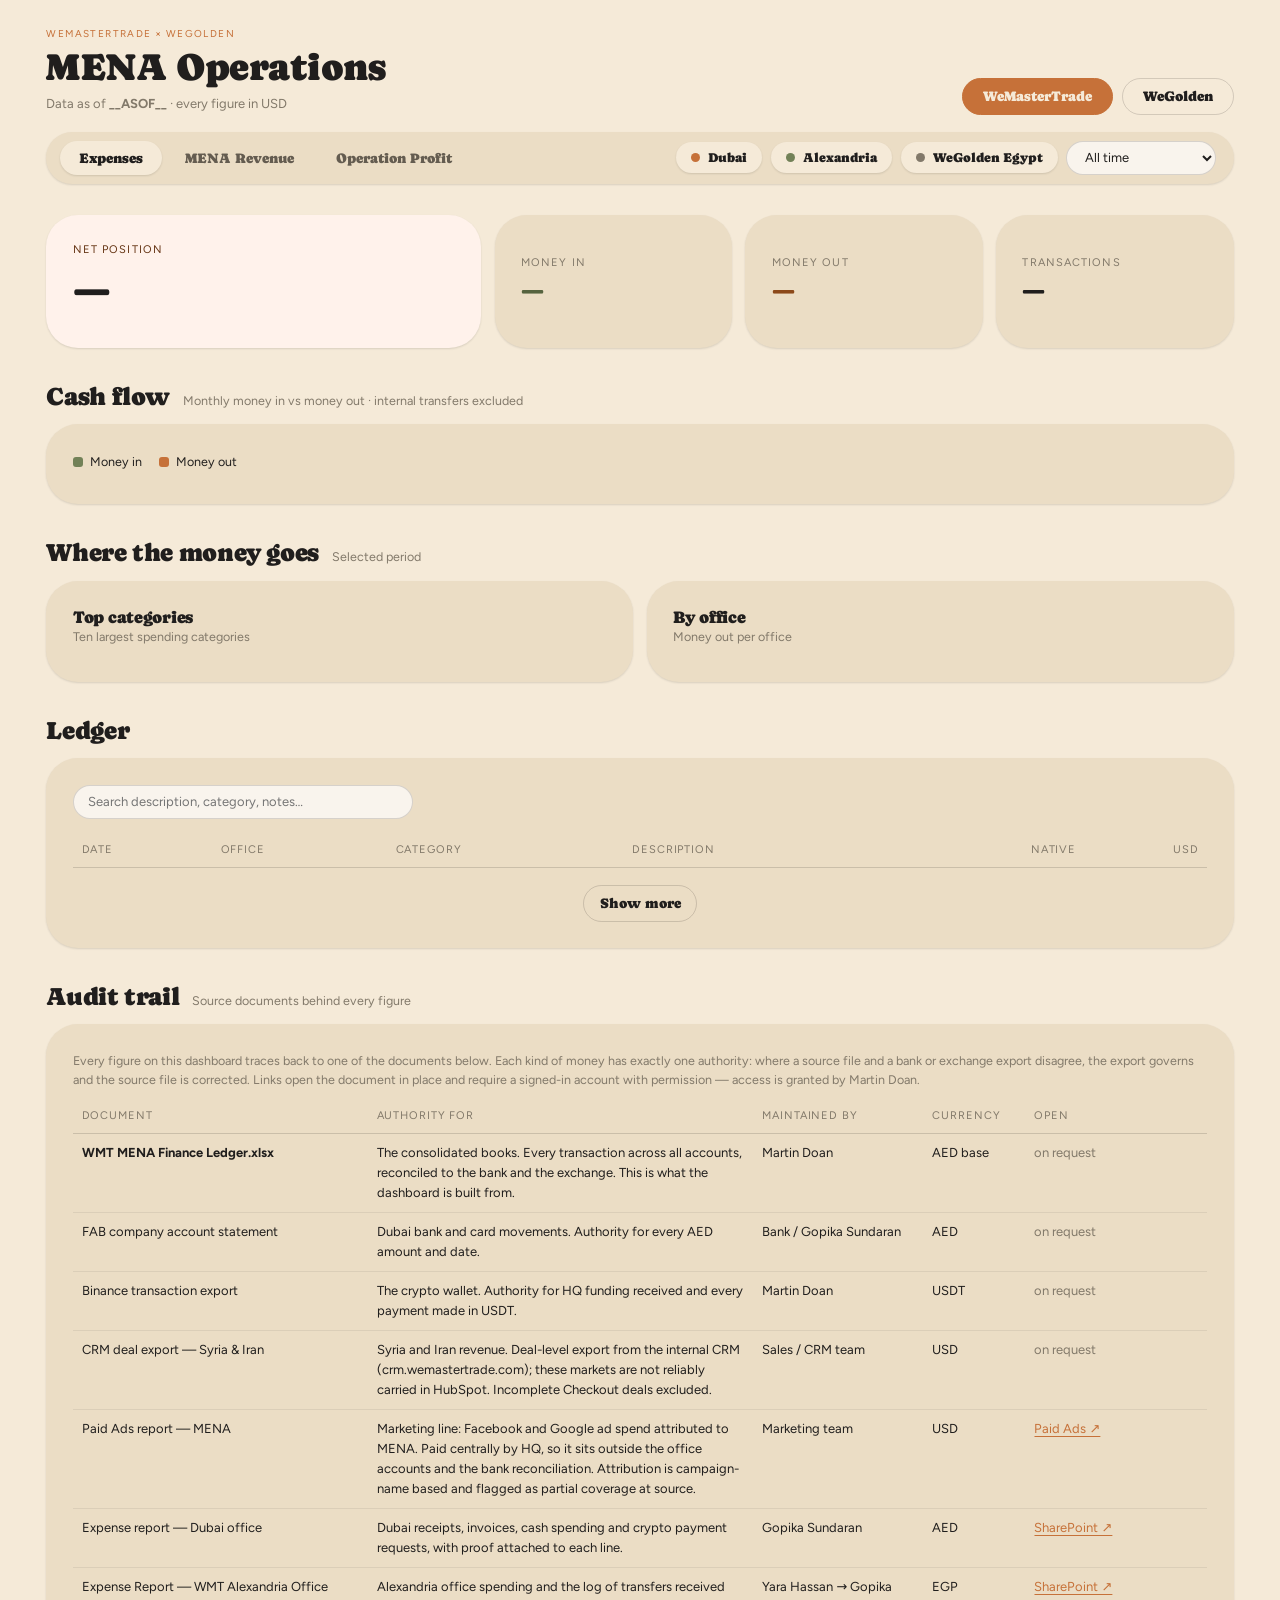
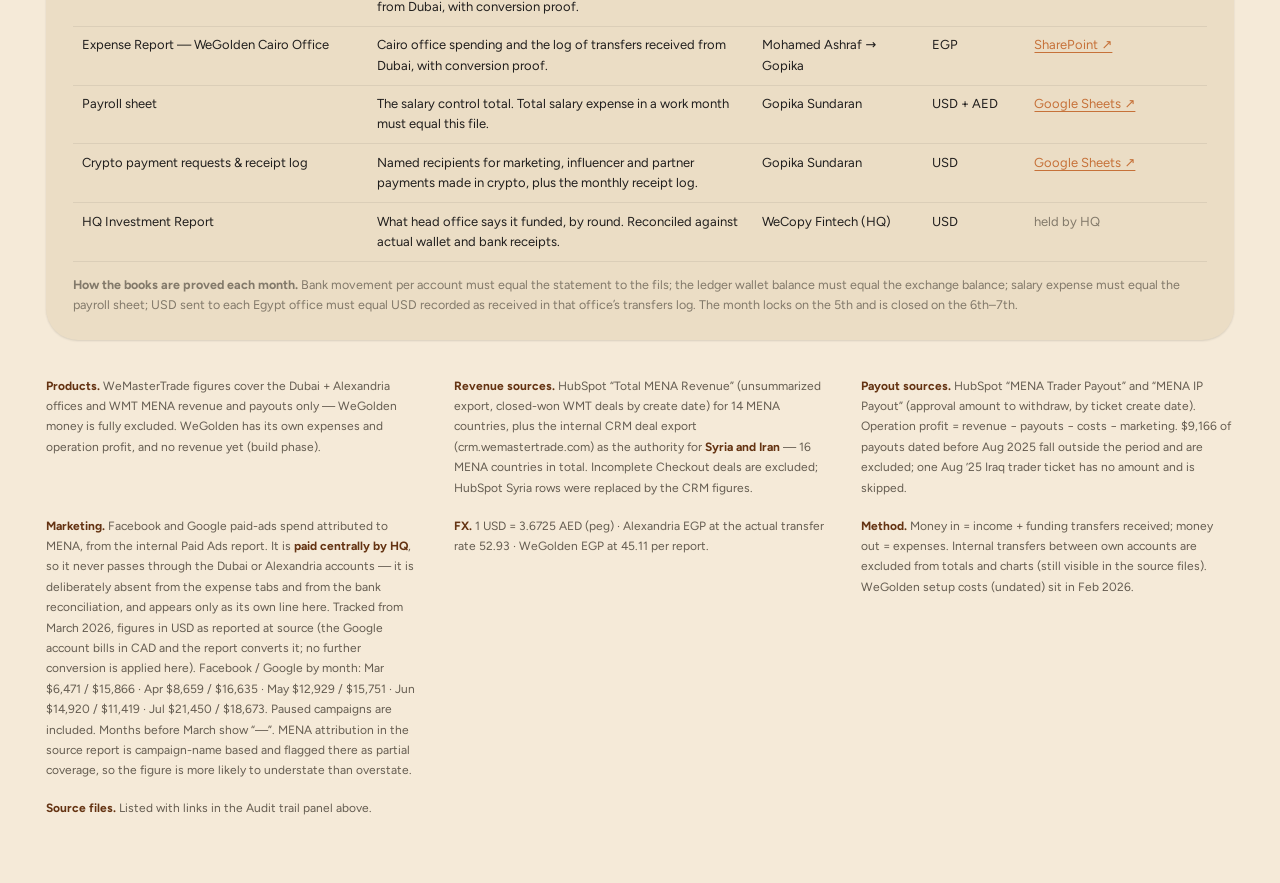
<file: template.html>
<!DOCTYPE html>
<html lang="en">
<head>
<meta charset="utf-8">
<meta name="viewport" content="width=device-width, initial-scale=1">
<meta name="robots" content="noindex,nofollow">
<title>WeMasterTrade · Expenses — MENA Dashboard</title>
<style>
@font-face{font-family:'Caprasimo';font-style:normal;font-weight:400;font-display:swap;src:url([data-uri]) format('woff2');unicode-range:latin-ext}
@font-face{font-family:'Caprasimo';font-style:normal;font-weight:400;font-display:swap;src:url([data-uri]) format('woff2');unicode-range:latin}
@font-face{font-family:'Figtree';font-style:normal;font-weight:300 900;font-display:swap;src:url([data-uri]) format('woff2');unicode-range:latin-ext}
@font-face{font-family:'Figtree';font-style:normal;font-weight:300 900;font-display:swap;src:url([data-uri]) format('woff2');unicode-range:latin}
:root{
  color-scheme: light;
  /* — Organic design tokens — */
  --color-bg:#f5ead8; --color-surface:#ebddc5; --color-text:#201e1d;
  --color-accent:#c67139; --color-accent-2:#7a8a5e;
  --color-divider:rgba(32,30,29,.16);
  --color-neutral-100:#f9f4ed; --color-neutral-200:#eee7db; --color-neutral-300:#dcd3c4;
  --color-neutral-400:#c0b6a5; --color-neutral-500:#a19786; --color-neutral-600:#82796a;
  --color-neutral-700:#645c50; --color-neutral-800:#474238; --color-neutral-900:#2e2b25;
  --color-accent-100:#fff2eb; --color-accent-200:#ffe1d0; --color-accent-300:#ffc6a5;
  --color-accent-400:#f6a06b; --color-accent-500:#d67f48; --color-accent-600:#b2622d;
  --color-accent-700:#8c491a; --color-accent-800:#643312; --color-accent-900:#402310;
  --color-accent-2-100:#f0fae1; --color-accent-2-200:#e1eecc; --color-accent-2-300:#ccdbb2;
  --color-accent-2-400:#aebf92; --color-accent-2-500:#8fa073; --color-accent-2-600:#728157;
  --color-accent-2-700:#56633f; --color-accent-2-800:#3d472b; --color-accent-2-900:#272e1b;
  --font-heading:"Caprasimo",Georgia,serif; --font-body:"Figtree",system-ui,-apple-system,"Segoe UI",sans-serif;
  --space-1:4.4px; --space-2:8.8px; --space-3:13.2px; --space-4:17.6px; --space-6:26.4px; --space-8:35.2px;
  --radius-sm:8px; --radius-md:16px; --radius-lg:28px;
  --shadow-sm:0 1px 2px rgba(46,43,37,.14);
  --shadow-md:0 3px 10px rgba(46,43,37,.16);
  --shadow-lg:0 12px 32px rgba(46,43,37,.22);
  /* — chart / legacy aliases (read by the chart code) — */
  --page:#f5ead8; --surface:#ebddc5; --ink:#201e1d; --ink2:#645c50; --muted:#82796a;
  --grid:#dcd3c4; --axis:#c0b6a5; --ring:rgba(32,30,29,.16);
  --in:#728157; --out:#c67139; --s3:#82796a;
  --o-dubai:#c67139; --o-alex:#728157; --o-wg:#82796a;
  --good:#56633f; --bad:#8c491a;
}
*,*::before,*::after{box-sizing:border-box}
body{margin:0;background:var(--color-bg);color:var(--color-text);
  font-family:var(--font-body);font-size:15px;line-height:1.55;-webkit-font-smoothing:antialiased}
h1,h2,h3{font-family:var(--font-heading);font-weight:400;line-height:1.12;letter-spacing:-.015em;margin:0}
a{color:var(--color-accent);text-underline-offset:3px}
:focus{outline:none}
:focus-visible{outline:2px solid var(--color-accent);outline-offset:2px}
::selection{background:rgba(198,113,57,.3)}
.text-muted,.muted{color:var(--color-neutral-600)}
.wrap{max-width:1240px;margin:0 auto;padding:0 var(--space-6) 64px}

/* ---------- header ---------- */
header{position:sticky;top:0;z-index:20;background:var(--color-bg);padding:var(--space-6) 0 var(--space-3)}
.masthead{display:flex;align-items:flex-end;gap:var(--space-6);flex-wrap:wrap}
.eyebrow{font-size:10px;letter-spacing:.14em;text-transform:uppercase;color:var(--color-accent)}
h1{font-size:38px;margin:4px 0 0}
.asof{font-size:13px;margin-top:6px}
.pswitch{margin-left:auto;display:flex;gap:var(--space-2);align-items:center}

/* ---------- buttons ---------- */
.btn{display:inline-flex;align-items:center;justify-content:center;gap:6px;cursor:pointer;
  font-family:var(--font-heading);font-weight:400;font-size:14px;line-height:1.2;
  color:var(--color-text);background:transparent;border:1px solid transparent;
  padding:var(--space-2) calc(var(--space-3)*1.2);border-radius:999px;transition:background .12s,color .12s}
.btn-secondary{border-color:var(--color-divider)}
.btn-secondary:hover{background:rgba(32,30,29,.07)}
.pbtn{padding:9px 20px;font-size:14px}
.pbtn.on{background:var(--color-accent);border-color:var(--color-accent);color:var(--color-bg)}
.bar{display:flex;flex-wrap:wrap;gap:var(--space-3);align-items:center;justify-content:space-between;
  background:var(--color-surface);border-radius:999px;padding:var(--space-2) var(--space-3);
  margin-top:var(--space-4);box-shadow:var(--shadow-sm)}
.tabs{display:flex;gap:4px;flex-wrap:wrap}
.tab{display:inline-flex;align-items:center;cursor:pointer;font-family:var(--font-heading);font-weight:400;
  font-size:14px;color:var(--color-neutral-700);background:transparent;border:1px solid transparent;
  padding:8px 18px;border-radius:999px}
.tab:hover{background:rgba(32,30,29,.06)}
.tab.on{background:var(--color-bg);color:var(--color-text);box-shadow:var(--shadow-sm)}
.filters{display:flex;gap:var(--space-2);align-items:center;flex-wrap:wrap;padding-right:4px}
.chip{display:inline-flex;align-items:center;gap:8px;cursor:pointer;font-family:var(--font-heading);
  font-weight:400;font-size:13px;color:var(--color-neutral-700);background:transparent;
  border:1px solid transparent;padding:7px 14px;border-radius:999px}
.chip:hover{background:rgba(32,30,29,.06)}
.chip.on{background:var(--color-bg);color:var(--color-text);box-shadow:var(--shadow-sm)}
.chip .dot{width:9px;height:9px;border-radius:50%;display:block;opacity:.4}
.chip.on .dot{opacity:1}
select,input[type=search]{font:inherit;font-size:13px;color:var(--color-text);
  background:var(--color-neutral-100);border:1px solid var(--color-divider);border-radius:999px;
  padding:6px 14px;min-height:34px;caret-color:var(--color-accent)}
select{min-width:150px}
input[type=search]{width:100%;max-width:340px}
input[type=search]:hover,select:hover{border-color:rgba(32,30,29,.45)}

/* ---------- kpis ---------- */
.view{display:none}.view.on{display:block}
.kpis{display:flex;flex-wrap:wrap;gap:var(--space-3);margin-top:var(--space-4)}
.kpi{flex:1 1 150px;max-width:100%;background:var(--color-surface);border-radius:32px;
  box-shadow:var(--shadow-sm);padding:var(--space-4) var(--space-6);display:flex;flex-direction:column;
  justify-content:center}
.kpi .lbl{font-size:11px;letter-spacing:.1em;text-transform:uppercase;color:var(--color-neutral-600)}
.kpi .val{font-family:var(--font-heading);font-size:clamp(21px,2.1vw,30px);line-height:1.1;
  margin-top:var(--space-1);white-space:nowrap}
.kpi .sub2{font-size:12px;margin-top:4px;color:var(--color-neutral-600)}
.kpi.hero{flex:2 1 260px;background:var(--color-accent-100);padding:var(--space-6)}
.kpi.hero .lbl{color:var(--color-accent-800)}
.kpi.hero .val{font-size:clamp(32px,3.4vw,52px);line-height:1.05;margin-top:var(--space-2)}
.kpi.hero .sub2{font-size:13px;margin-top:var(--space-2);color:var(--color-accent-800)}
.kpi.hero.green{background:var(--color-accent-2-100)}
.kpi.hero.green .lbl,.kpi.hero.green .sub2{color:var(--color-accent-2-800)}
.kpi .val.in{color:var(--color-accent-2-700)}
.kpi .val.out{color:var(--color-accent-700)}
.kpi .val.third{color:var(--color-neutral-700)}

/* ---------- sections & cards ---------- */
.sec{display:flex;align-items:baseline;gap:var(--space-3);flex-wrap:wrap;margin:var(--space-8) 0 var(--space-3)}
.sec h2{font-size:25px;margin:0}
.sec .note{font-size:12.5px;color:var(--color-neutral-600)}
.cards{display:grid;gap:var(--space-3);grid-template-columns:repeat(auto-fit,minmax(320px,1fr))}
.card{background:var(--color-surface);border-radius:32px;box-shadow:var(--shadow-sm);
  padding:var(--space-6);min-width:0}
.card.full{grid-column:1/-1}
.card h2{font-family:var(--font-heading);font-size:17px;line-height:1.2;margin:0}
.card .note{font-size:12.5px;color:var(--color-neutral-600);margin-bottom:var(--space-2)}
.legend{display:flex;gap:var(--space-4);font-size:12.5px;flex-wrap:wrap;margin:2px 0 6px}
.legend span{display:inline-flex;align-items:center;gap:7px}
.legend i{width:10px;height:10px;border-radius:3px;display:block}

/* ---------- charts ---------- */
svg text{font:11px var(--font-body);fill:var(--color-neutral-600)}
svg .dl{fill:var(--color-neutral-800);font-weight:600;font-variant-numeric:tabular-nums}
svg .gl{stroke:var(--grid);stroke-width:1}
svg .bl{stroke:var(--axis);stroke-width:1}
.tip{position:fixed;pointer-events:none;display:none;z-index:60;background:var(--color-neutral-900);
  color:var(--color-neutral-100);border-radius:var(--radius-md);padding:10px 13px;font-size:12.5px;
  line-height:1.5;box-shadow:var(--shadow-lg);max-width:280px}
.tip b{font-variant-numeric:tabular-nums}

/* ---------- tables ---------- */
table{width:100%;border-collapse:collapse;font-size:13px}
th{text-align:left;font-size:11px;letter-spacing:.08em;text-transform:uppercase;font-weight:400;
  color:var(--color-neutral-600);padding:var(--space-2);border-bottom:1px solid var(--color-divider);
  white-space:nowrap}
td{padding:var(--space-2);border-bottom:1px solid rgba(32,30,29,.08);vertical-align:top}
tbody tr:hover{background:rgba(32,30,29,.04)}
td.num{text-align:right;font-variant-numeric:tabular-nums;white-space:nowrap}
td .pill{display:inline-flex;align-items:center;font-size:11px;padding:2px 10px;border-radius:999px;
  background:var(--color-neutral-100);color:var(--color-neutral-800);white-space:nowrap}
.pos{color:var(--color-accent-2-700)} .neg{color:var(--color-text)}
tr.tot td{font-weight:700;border-top:2px solid var(--color-neutral-400)}
.more{margin-top:var(--space-4);text-align:center}
.scroll{overflow-x:auto}
.scroll table{min-width:820px}
#tbody td:first-child,#pTbody td:first-child{white-space:nowrap}

/* ---------- notes ---------- */
footer{margin-top:var(--space-8);display:grid;gap:var(--space-4) var(--space-8);
  grid-template-columns:repeat(auto-fit,minmax(300px,1fr));font-size:12px;line-height:1.7;
  color:var(--color-neutral-700)}
footer b{color:var(--color-accent-800)}
@media(max-width:760px){
  header{position:static}
  h1{font-size:30px}
  .wrap{padding:0 var(--space-4) 48px}
  .bar{border-radius:var(--radius-lg)}
}
</style>
</head>
<body>
<div class="wrap" id="app">

<header>
  <div class="masthead">
    <div>
      <div class="eyebrow">WeMasterTrade × WeGolden</div>
      <h1>MENA Operations</h1>
      <div class="text-muted asof">Data as of <b>__ASOF__</b> · every figure in USD</div>
    </div>
    <div class="pswitch">
      <button class="btn btn-secondary pbtn on" data-product="wmt" onclick="setProduct('wmt')">WeMasterTrade</button>
      <button class="btn btn-secondary pbtn" data-product="wg" onclick="setProduct('wg')">WeGolden</button>
    </div>
  </div>

  <div class="bar">
    <div class="tabs">
      <button class="tab on" data-tab="exp" onclick="setTab('exp')">Expenses</button>
      <button class="tab" data-tab="rev" onclick="setTab('rev')">MENA Revenue</button>
      <button class="tab" data-tab="prof" onclick="setTab('prof')">Operation Profit</button>
    </div>
    <div class="filters">
      <button class="chip on" data-office="Dubai"><span class="dot" style="background:var(--o-dubai)"></span>Dubai</button>
      <button class="chip on" data-office="WMT Alexandria"><span class="dot" style="background:var(--o-alex)"></span>Alexandria</button>
      <button class="chip on" data-office="WeGolden Egypt"><span class="dot" style="background:var(--o-wg)"></span>WeGolden Egypt</button>
      <select id="range" aria-label="Period">
        <option value="all">All time</option>
        <option value="ytd">2026 YTD</option>
        <option value="3m">Last 3 months</option>
        <option value="6m">Last 6 months</option>
        <optgroup label="Single month" id="monthOpts"></optgroup>
      </select>
    </div>
  </div>
</header>

<!-- ══════════════ EXPENSES ══════════════ -->
<div class="view on" id="view-exp">
  <div class="kpis">
    <div class="kpi hero"><div class="lbl">Net position</div><div class="val" id="kNet">—</div><div class="sub2" id="kNetSub"></div></div>
    <div class="kpi"><div class="lbl">Money in</div><div class="val in" id="kIn">—</div><div class="sub2" id="kInSub"></div></div>
    <div class="kpi"><div class="lbl">Money out</div><div class="val out" id="kOut">—</div><div class="sub2" id="kOutSub"></div></div>
    <div class="kpi"><div class="lbl">Transactions</div><div class="val" id="kN">—</div><div class="sub2" id="kNSub"></div></div>
  </div>

  <div class="sec"><h2>Cash flow</h2><span class="note">Monthly money in vs money out · internal transfers excluded</span></div>
  <div class="card full">
    <div class="legend"><span><i style="background:var(--in)"></i>Money in</span><span><i style="background:var(--out)"></i>Money out</span></div>
    <div id="chMonthly"></div>
  </div>

  <div class="sec"><h2>Where the money goes</h2><span class="note">Selected period</span></div>
  <div class="cards">
    <div class="card">
      <h2>Top categories</h2>
      <div class="note">Ten largest spending categories</div>
      <div id="chCat"></div>
    </div>
    <div class="card">
      <h2>By office</h2>
      <div class="note">Money out per office</div>
      <div id="chOffice"></div>
    </div>
  </div>

  <div class="sec"><h2>Ledger</h2><span class="note" id="tblCount"></span></div>
  <div class="card full">
    <input type="search" id="q" placeholder="Search description, category, notes…">
    <div class="scroll" style="margin-top:var(--space-3)">
      <table>
        <thead><tr><th>Date</th><th>Office</th><th>Category</th><th>Description</th><th style="text-align:right">Native</th><th style="text-align:right">USD</th></tr></thead>
        <tbody id="tbody"></tbody>
      </table>
    </div>
    <div class="more"><button class="btn btn-secondary" id="moreBtn" onclick="showMore()">Show more</button></div>
  </div>
</div><!-- /view-exp -->

<!-- ══════════════ REVENUE ══════════════ -->
<div class="view" id="view-rev">
  <div class="kpis">
    <div class="kpi hero green"><div class="lbl">WMT MENA revenue</div><div class="val" id="rTot">—</div><div class="sub2" id="rTotSub"></div></div>
    <div class="kpi"><div class="lbl">Deals won</div><div class="val" id="rN">—</div><div class="sub2">closed-won deals</div></div>
    <div class="kpi"><div class="lbl">Avg deal size</div><div class="val" id="rAvg">—</div><div class="sub2">revenue ÷ deals</div></div>
    <div class="kpi"><div class="lbl">Best month</div><div class="val" id="rBest">—</div><div class="sub2" id="rBestSub"></div></div>
  </div>

  <div class="sec"><h2>Revenue over time</h2><span class="note">Closed-won deal amounts by create date · HubSpot “Total MENA Revenue” + internal CRM (Syria &amp; Iran)</span></div>
  <div class="card full"><div id="chRevMonthly"></div></div>

  <div class="sec"><h2>Where revenue comes from</h2><span class="note">Top ten countries · selected period</span></div>
  <div class="cards">
    <div class="card">
      <h2>Revenue by country</h2>
      <div class="note">Top ten by revenue, with payouts alongside · “% out” = payouts ÷ revenue</div>
      <div class="legend"><span><i style="background:var(--in)"></i>Revenue</span><span><i style="background:var(--out)"></i>Payouts</span></div>
      <div id="chRevCountry"></div>
    </div>
    <div class="card">
      <h2>Deals by country</h2>
      <div class="note">Count of closed-won deals</div>
      <div id="chRevDeals"></div>
    </div>
  </div>
</div><!-- /view-rev -->

<!-- ══════════════ OPERATION PROFIT ══════════════ -->
<div class="view" id="view-prof">
  <div class="kpis">
    <div class="kpi hero"><div class="lbl">Operation profit</div><div class="val" id="pNet">—</div><div class="sub2" id="pNetSub"></div></div>
    <div class="kpi"><div class="lbl">Revenue</div><div class="val in" id="pRev">—</div><div class="sub2" id="pRevSub">WMT MENA (HubSpot)</div></div>
    <div class="kpi" id="pPayCard"><div class="lbl">Customer payouts</div><div class="val out" id="pPay">—</div><div class="sub2" id="pPaySub">trader + partner (IP)</div></div>
    <div class="kpi"><div class="lbl">Costs</div><div class="val third" id="pCost">—</div><div class="sub2" id="pCostSub">office expenses</div></div>
    <div class="kpi" id="pMktCard"><div class="lbl">Marketing</div><div class="val third" id="pMkt">—</div><div class="sub2" id="pMktSub">paid ads — HQ-paid</div></div>
  </div>

  <div class="sec"><h2 id="chProfTitle">Revenue against payouts &amp; costs</h2><span class="note" id="chProfNote"></span></div>
  <div class="card full">
    <div class="legend"><span><i style="background:var(--in)"></i>Revenue</span><span id="legPay"><i style="background:var(--out)"></i>Payouts</span><span><i style="background:var(--s3)"></i>Costs</span></div>
    <div id="chProf"></div>
  </div>

  <div class="cards" style="margin-top:var(--space-6)">
    <div class="card" id="cardPayCountry">
      <h2>Payouts by country</h2>
      <div class="note">Top ten by payout, with revenue alongside · “% out” = payouts ÷ revenue</div>
      <div class="legend"><span><i style="background:var(--out)"></i>Payouts</span><span><i style="background:var(--in)"></i>Revenue</span></div>
      <div id="chPayCountry"></div>
    </div>
    <div class="card" id="cardPaySplit">
      <h2>Trader vs partner payouts</h2>
      <div class="legend"><span><i style="background:var(--out)"></i>Trader</span><span><i style="background:var(--s3)"></i>Partner (IP)</span></div>
      <div id="chPaySplit"></div>
    </div>
  </div>

  <div class="sec"><h2>Monthly P&amp;L</h2><span class="note" id="pnlNote">Operation profit = revenue − payouts − costs − marketing</span></div>
  <div class="card full">
    <div class="scroll">
      <table>
        <thead><tr><th>Month</th><th style="text-align:right">Revenue</th><th style="text-align:right">Payouts</th><th style="text-align:right">Costs</th><th style="text-align:right" id="thMkt">Marketing</th><th style="text-align:right">Operation profit</th><th style="text-align:right">Margin</th></tr></thead>
        <tbody id="pTbody"></tbody>
      </table>
    </div>
  </div>
</div><!-- /view-prof -->

<!-- ══════════════ AUDIT TRAIL ══════════════ -->
<div class="sec"><h2>Audit trail</h2><span class="note">Source documents behind every figure</span></div>
<div class="card full" id="audit">
  <div class="note">Every figure on this dashboard traces back to one of the documents below. Each kind of money has exactly one authority: where a source file and a bank or exchange export disagree, the export governs and the source file is corrected. Links open the document in place and require a signed-in account with permission — access is granted by Martin Doan.</div>
  <div class="scroll">
    <table>
      <thead><tr>
        <th style="width:26%">Document</th><th style="width:34%">Authority for</th>
        <th style="width:15%">Maintained by</th><th style="width:9%">Currency</th><th style="width:16%">Open</th>
      </tr></thead>
      <tbody>
        <tr><td><b>WMT MENA Finance Ledger.xlsx</b></td><td>The consolidated books. Every transaction across all accounts, reconciled to the bank and the exchange. This is what the dashboard is built from.</td><td>Martin Doan</td><td>AED base</td><td><span class="muted">on request</span></td></tr>
        <tr><td>FAB company account statement</td><td>Dubai bank and card movements. Authority for every AED amount and date.</td><td>Bank / Gopika Sundaran</td><td>AED</td><td><span class="muted">on request</span></td></tr>
        <tr><td>Binance transaction export</td><td>The crypto wallet. Authority for HQ funding received and every payment made in USDT.</td><td>Martin Doan</td><td>USDT</td><td><span class="muted">on request</span></td></tr>
        <tr><td>CRM deal export — Syria &amp; Iran</td><td>Syria and Iran revenue. Deal-level export from the internal CRM (crm.wemastertrade.com); these markets are not reliably carried in HubSpot. Incomplete Checkout deals excluded.</td><td>Sales / CRM team</td><td>USD</td><td><span class="muted">on request</span></td></tr>
        <tr><td>Paid Ads report — MENA</td><td>Marketing line: Facebook and Google ad spend attributed to MENA. Paid centrally by HQ, so it sits outside the office accounts and the bank reconciliation. Attribution is campaign-name based and flagged as partial coverage at source.</td><td>Marketing team</td><td>USD</td><td><a href="https://report.wemastertrade.com/dashboard/paid-ads" target="_blank" rel="noopener">Paid Ads ↗</a></td></tr>
        <tr><td>Expense report — Dubai office</td><td>Dubai receipts, invoices, cash spending and crypto payment requests, with proof attached to each line.</td><td>Gopika Sundaran</td><td>AED</td><td><a href="https://wemastertrade-my.sharepoint.com/personal/martin_doan_wemastertrade_com/Documents/Expense%20report%20Dubai%20office.xlsx" target="_blank" rel="noopener">SharePoint &#8599;</a></td></tr>
        <tr><td>Expense Report — WMT Alexandria Office</td><td>Alexandria office spending and the log of transfers received from Dubai, with conversion proof.</td><td>Yara Hassan &#8594; Gopika</td><td>EGP</td><td><a href="https://wemastertrade-my.sharepoint.com/personal/gopika_sundaran_wemastertrade_com/Documents/Expense%20Report-%20WMT%20Alexandria%20Office.xlsx" target="_blank" rel="noopener">SharePoint &#8599;</a></td></tr>
        <tr><td>Expense Report — WeGolden Cairo Office</td><td>Cairo office spending and the log of transfers received from Dubai, with conversion proof.</td><td>Mohamed Ashraf &#8594; Gopika</td><td>EGP</td><td><a href="https://wemastertrade-my.sharepoint.com/personal/gopika_sundaran_wemastertrade_com/Documents/Expense%20Report-%20WeGolden%20Cairo%20Office.xlsx" target="_blank" rel="noopener">SharePoint &#8599;</a></td></tr>
        <tr><td>Payroll sheet</td><td>The salary control total. Total salary expense in a work month must equal this file.</td><td>Gopika Sundaran</td><td>USD + AED</td><td><a href="https://docs.google.com/spreadsheets/d/1CuyILmf2U5xHML-0ZRfVCalxR4pODj5LNzhiIFEk0vg" target="_blank" rel="noopener">Google Sheets &#8599;</a></td></tr>
        <tr><td>Crypto payment requests &amp; receipt log</td><td>Named recipients for marketing, influencer and partner payments made in crypto, plus the monthly receipt log.</td><td>Gopika Sundaran</td><td>USD</td><td><a href="https://docs.google.com/spreadsheets/d/11T60VKKIJ83jNoO9QN8Lr-IkydqfHKWDJOPD7UNcCdY" target="_blank" rel="noopener">Google Sheets &#8599;</a></td></tr>
        <tr><td>HQ Investment Report</td><td>What head office says it funded, by round. Reconciled against actual wallet and bank receipts.</td><td>WeCopy Fintech (HQ)</td><td>USD</td><td><span class="muted">held by HQ</span></td></tr>
      </tbody>
    </table>
  </div>
  <div class="note" style="margin:var(--space-3) 0 0">
    <b>How the books are proved each month.</b> Bank movement per account must equal the statement to the fils; the ledger wallet balance must equal the exchange balance; salary expense must equal the payroll sheet; USD sent to each Egypt office must equal USD recorded as received in that office&#8217;s transfers log. The month locks on the 5th and is closed on the 6th&#8211;7th.
  </div>
</div>

<footer>
  <div><b>Products.</b> WeMasterTrade figures cover the Dubai + Alexandria offices and WMT MENA revenue and payouts only — WeGolden money is fully excluded. WeGolden has its own expenses and operation profit, and no revenue yet (build phase).</div>
  <div><b>Revenue sources.</b> HubSpot “Total MENA Revenue” (unsummarized export, closed-won WMT deals by create date) for 14 MENA countries, plus the internal CRM deal export (crm.wemastertrade.com) as the authority for <b>Syria and Iran</b> — 16 MENA countries in total. Incomplete Checkout deals are excluded; HubSpot Syria rows were replaced by the CRM figures.</div>
  <div><b>Payout sources.</b> HubSpot “MENA Trader Payout” and “MENA IP Payout” (approval amount to withdraw, by ticket create date). Operation profit = revenue − payouts − costs − marketing. $9,166 of payouts dated before Aug 2025 fall outside the period and are excluded; one Aug ’25 Iraq trader ticket has no amount and is skipped.</div>
  <div><b>Marketing.</b> Facebook and Google paid-ads spend attributed to MENA, from the internal Paid Ads report. It is <b>paid centrally by HQ</b>, so it never passes through the Dubai or Alexandria accounts — it is deliberately absent from the expense tabs and from the bank reconciliation, and appears only as its own line here. Tracked from March 2026, figures in USD as reported at source (the Google account bills in CAD and the report converts it; no further conversion is applied here). Facebook / Google by month: Mar $6,471 / $15,866 · Apr $8,659 / $16,635 · May $12,929 / $15,751 · Jun $14,920 / $11,419 · Jul $21,450 / $18,673. Paused campaigns are included. Months before March show “—”. MENA attribution in the source report is campaign-name based and flagged there as partial coverage, so the figure is more likely to understate than overstate.</div>
  <div><b>FX.</b> 1 USD = 3.6725 AED (peg) · Alexandria EGP at the actual transfer rate 52.93 · WeGolden EGP at 45.11 per report.</div>
  <div><b>Method.</b> Money in = income + funding transfers received; money out = expenses. Internal transfers between own accounts are excluded from totals and charts (still visible in the source files). WeGolden setup costs (undated) sit in Feb 2026.</div>
  <div><b>Source files.</b> Listed with links in the Audit trail panel above.</div>
</footer>
</div>

<div class="tip" id="tip"></div>

<script>
const DATA = __DATA__;
const REV = __REV__;
const PAY = __PAY__;
const ASOF = "__ASOF__";
const RATES = { AED: 3.6725, EGP_ALEX: 52.93, EGP_WG: 45.11 };
window.addEventListener('DOMContentLoaded',render);


/* ---------- helpers ---------- */
function usd(t){
  if(t.cur==='AED') return t.amt/RATES.AED;
  if(t.cur==='EGP') return t.amt/(t.office==='WMT Alexandria'?RATES.EGP_ALEX:RATES.EGP_WG);
  return t.amt;
}
const fmt$ = v => (v<0?'−$':'$')+Math.abs(v).toLocaleString('en-US',{maximumFractionDigits:0});
const fmtK = v => { const a=Math.abs(v);
  return (v<0?'−$':'$')+(a>=1e6?(a/1e6).toFixed(1)+'M':a>=1e3?Math.round(a/1e3)+'k':Math.round(a)); };
const fmtNat = t => t.amt.toLocaleString('en-US',{maximumFractionDigits:2})+' '+t.cur;
const monLbl = mk => { const [y,m]=mk.split('-');
  return ['Jan','Feb','Mar','Apr','May','Jun','Jul','Aug','Sep','Oct','Nov','Dec'][+m-1]+" '"+y.slice(2); };
const css = n => getComputedStyle(document.documentElement).getPropertyValue(n).trim();
const OFF_COLOR = {'Dubai':'--o-dubai','WMT Alexandria':'--o-alex','WeGolden Egypt':'--o-wg'};
/* Paid-ads spend attributed to MENA, PAID CENTRALLY BY HQ — not a Dubai/Alexandria office
   cost and deliberately absent from the expense tabs and the bank reconciliation.
   Source: report.wemastertrade.com/dashboard/paid-ads (region MENA). WMT only.
   Only months present here are deducted; months with no entry show "—". */
const MKT = {'2026-03': 22337, '2026-04': 25294, '2026-05': 28680, '2026-06': 26339, '2026-07': 40123};
const MKT_FROM = '2026-03';
const OFF_SHORT = {'Dubai':'Dubai','WMT Alexandria':'Alexandria','WeGolden Egypt':'WeGolden'};

/* ---------- state & filtering ---------- */
const PRODUCT_OFFICES = { wmt:['Dubai','WMT Alexandria'], wg:['WeGolden Egypt'] };
const state = { product:'wmt', offices:new Set(PRODUCT_OFFICES.wmt), range:'all', q:'', rows:50, tab:'exp' };
/* ---------- per-product URLs ----------
   Root, /wmt/ and /wg/ all serve the same page. The page reads the product from
   the last path segment on load, and rewrites the address bar when the product
   button is clicked, so a link can be copied straight out of the browser.
   Skipped on file:// so local preview still works. */
const PRODUCT_TITLE = { wmt:'WeMasterTrade', wg:'WeGolden' };
const TAB_SLUG  = { exp:'expenses', rev:'revenue', prof:'operation-profit' };
const SLUG_TAB  = { expenses:'exp', revenue:'rev', 'operation-profit':'prof' };
const TAB_TITLE = { exp:'Expenses', rev:'MENA Revenue', prof:'Operation Profit' };
function productFromPath(){
  const seg = location.pathname.replace(/\/+$/,'').split('/').pop().toLowerCase();
  return (seg==='wg'||seg==='wmt') ? seg : null;
}
function tabFromHash(){
  const h = decodeURIComponent((location.hash||'').replace(/^#/,'')).toLowerCase();
  return SLUG_TAB[h] || null;
}
/* Address bar mirrors product AND tab, so any view can be copied and shared:
   .../wmt/#operation-profit  ·  .../wg/#expenses  */
function syncURL(){
  const p = state.product, t = state.tab;
  document.title = PRODUCT_TITLE[p] + ' · ' + TAB_TITLE[t] + ' — MENA Dashboard';
  if(location.protocol==='file:') return;
  const parts = location.pathname.replace(/\/+$/,'').split('/');
  const last = (parts[parts.length-1]||'').toLowerCase();
  if(last==='wmt'||last==='wg') parts.pop();
  const path = parts.join('/') + '/' + p + '/';
  try{ history.replaceState(null,'',path + location.search + '#' + TAB_SLUG[t]); }catch(e){}
}
function setProduct(p){
  state.product=p; state.offices=new Set(PRODUCT_OFFICES[p]); state.rows=50;
  document.querySelectorAll('.pbtn').forEach(b=>b.classList.toggle('on',b.dataset.product===p));
  document.querySelectorAll('.chip[data-office]').forEach(c=>{
    const mine=PRODUCT_OFFICES[p].includes(c.dataset.office);
    c.classList.toggle('on',mine);
  });
  document.querySelector('.tab[data-tab="rev"]').style.display = p==='wmt'?'':'none';
  if(p==='wg'&&state.tab==='rev') state.tab='exp';
  setTab(state.tab);
}
const ALL_MONTHS = [...new Set([...DATA.map(t=>t.mk), ...REV.map(r=>r.mk)])].sort();
function setTab(t){
  state.tab=t;
  document.querySelectorAll('.tab').forEach(b=>b.classList.toggle('on',b.dataset.tab===t));
  document.querySelectorAll('.view').forEach(v=>v.classList.toggle('on',v.id==='view-'+t));
  document.querySelectorAll('.chip[data-office]').forEach(c=>{
    const mine=PRODUCT_OFFICES[state.product].includes(c.dataset.office);
    c.style.display = (t==='exp'&&mine&&PRODUCT_OFFICES[state.product].length>1)?'':'none';
  });
  syncURL();
  render();
}
function monthsInRange(){
  if(state.range==='all') return ALL_MONTHS;
  if(state.range==='ytd') return ALL_MONTHS.filter(m=>m>='2026-01');
  if(state.range.startsWith('m:')) return [state.range.slice(2)];
  const n = state.range==='3m'?3:6;
  return ALL_MONTHS.slice(-n);
}
/* populate single-month options (newest first) */
{
  const og=document.getElementById('monthOpts');
  [...ALL_MONTHS].reverse().forEach(mk=>{
    const o=document.createElement('option');
    o.value='m:'+mk; o.textContent=monLbl(mk); og.appendChild(o);
  });
}
function filtered(){
  const ms=new Set(monthsInRange());
  return DATA.filter(t=>state.offices.has(t.office)&&ms.has(t.mk));
}
const isInternal = t => t.type==='Internal Transfer';

/* ---------- tooltip ---------- */
const tip=document.getElementById('tip');
function showTip(html,x,y){ tip.innerHTML=html; tip.style.display='block';
  const w=tip.offsetWidth,h=tip.offsetHeight;
  tip.style.left=Math.min(x+14,innerWidth-w-8)+'px';
  tip.style.top=Math.max(8,Math.min(y-h-10,innerHeight-h-8))+'px'; }
function hideTip(){ tip.style.display='none'; }

/* ---------- charts (SVG) ---------- */
function svgEl(w,h){ const s=document.createElementNS('http://www.w3.org/2000/svg','svg');
  s.setAttribute('viewBox',`0 0 ${w} ${h}`); s.setAttribute('width','100%'); return s; }
function rect(s,x,y,w,h,fill,rTop){
  const p=document.createElementNS(s.namespaceURI,'path'); const r=Math.min(rTop,w/2,Math.abs(h));
  p.setAttribute('d',`M${x} ${y+h}V${y+r}Q${x} ${y} ${x+r} ${y}H${x+w-r}Q${x+w} ${y} ${x+w} ${y+r}V${y+h}Z`);
  p.setAttribute('fill',fill); s.appendChild(p); return p; }
function line(s,x1,y1,x2,y2,cls){ const l=document.createElementNS(s.namespaceURI,'line');
  l.setAttribute('x1',x1);l.setAttribute('y1',y1);l.setAttribute('x2',x2);l.setAttribute('y2',y2);
  l.setAttribute('class',cls); s.appendChild(l); return l; }
function text(s,x,y,str,anchor,cls){ const t=document.createElementNS(s.namespaceURI,'text');
  t.setAttribute('x',x);t.setAttribute('y',y);t.setAttribute('text-anchor',anchor||'start');
  if(cls)t.setAttribute('class',cls); t.textContent=str; s.appendChild(t); return t; }
function niceMax(v){ const p=Math.pow(10,Math.floor(Math.log10(v||1)));
  for(const m of [1,2,2.5,5,10]) if(m*p>=v) return m*p; return 10*p; }

function chartMonthly(el, months, inflow, outflow){
  el.innerHTML='';
  const W=1100,H=300,L=52,R=10,T=14,B=30, cw=(W-L-R)/Math.max(months.length,1);
  const mx=niceMax(Math.max(...inflow,...outflow.map(Math.abs),1));
  const s=svgEl(W,H); const y=v=>T+(H-T-B)*(1-v/mx);
  for(let i=0;i<=4;i++){ const v=mx*i/4; line(s,L,y(v),W-R,y(v),i?'gl':'gl');
    text(s,L-8,y(v)+4,fmtK(v),'end'); }
  line(s,L,H-B,W-R,H-B,'bl');
  months.forEach((mk,i)=>{
    const x0=L+i*cw, bw=Math.min(26,(cw-10)/2);
    const gap=2, xin=x0+cw/2-bw-gap/2, xout=x0+cw/2+gap/2;
    const vi=inflow[i], vo=Math.abs(outflow[i]);
    const bi=rect(s,xin,y(vi),bw,H-B-y(vi),css('--in'),4);
    const bo=rect(s,xout,y(vo),bw,H-B-y(vo),css('--out'),4);
    text(s,x0+cw/2,H-B+16,monLbl(mk),'middle');
    const hover=document.createElementNS(s.namespaceURI,'rect');
    hover.setAttribute('x',x0);hover.setAttribute('y',T);hover.setAttribute('width',cw);
    hover.setAttribute('height',H-T-B);hover.setAttribute('fill','transparent');
    hover.addEventListener('mousemove',e=>showTip(
      `<b>${monLbl(mk)}</b><br>In: <b>${fmt$(vi)}</b><br>Out: <b>${fmt$(-vo)}</b><br>Net: <b>${fmt$(vi-vo)}</b>`,e.clientX,e.clientY));
    hover.addEventListener('mouseleave',hideTip); s.appendChild(hover);
  });
  el.appendChild(s);
}

function hbars(el, items, colorFn, labelFn, fmtFn){
  const fmtV = fmtFn || fmtK;
  el.innerHTML='';
  const W=520, rowH=30, L=150, R=64, H=items.length*rowH+8;
  const mx=niceMax(Math.max(...items.map(d=>d.v),1));
  const s=svgEl(W,H);
  items.forEach((d,i)=>{
    const yy=4+i*rowH, bw=(W-L-R)*d.v/mx;
    text(s,L-8,yy+rowH/2+4,d.label.length>20?d.label.slice(0,19)+'…':d.label,'end');
    const b=rect(s,L,yy+5,Math.max(bw,2),rowH-12,colorFn(d,i),0);
    b.setAttribute('rx','4');
    text(s,L+Math.max(bw,2)+6,yy+rowH/2+4,fmtV(d.v),'start','dl');
    const hv=document.createElementNS(s.namespaceURI,'rect');
    hv.setAttribute('x',0);hv.setAttribute('y',yy);hv.setAttribute('width',W);hv.setAttribute('height',rowH);
    hv.setAttribute('fill','transparent');
    hv.addEventListener('mousemove',e=>showTip(labelFn(d),e.clientX,e.clientY));
    hv.addEventListener('mouseleave',hideTip); s.appendChild(hv);
  });
  el.appendChild(s);
}

/* ---------- paired horizontal bars: revenue + payouts per country ----------
   `primary` picks which metric leads (drawn first, and labelled on the right).
   Both bars share one scale so the comparison is honest. Payout ratio is direct-
   labelled on every row, so identity never rests on colour alone. */
function hbars2(el, items, primary){
  el.innerHTML='';
  const W=520, rowH=46, L=128, R=96, H=items.length*rowH+12;
  const plot=W-L-R;
  const mx=niceMax(Math.max(...items.flatMap(d=>[d.rev,d.pay]),1));
  const s=svgEl(W,H);
  const order = primary==='pay' ? [['pay','--out'],['rev','--in']] : [['rev','--in'],['pay','--out']];
  items.forEach((d,i)=>{
    const yy=6+i*rowH;
    text(s,L-8,yy+rowH/2+4,d.label.length>17?d.label.slice(0,16)+'\u2026':d.label,'end');
    order.forEach(([k,tok],j)=>{
      const bw=Math.max(d[k]/mx*plot, d[k]>0?3:0);
      if(bw<=0) return;
      const b=rect(s,L,yy+9+j*15,bw,12,css(tok),0);
      b.setAttribute('rx','4');
    });
    const pv=primary==='pay'?d.pay:d.rev;
    text(s,W-R+8,yy+20,fmtK(pv),'start','dl');
    const hasPay=d.pay>0, r=d.rev>0&&hasPay?(d.pay/d.rev*100):null;
    const rt=text(s,W-R+8,yy+34,r===null?'ratio n/a':`${r.toFixed(0)}% out`,'start','dl');
    rt.setAttribute('opacity','.72');
    const hv=document.createElementNS(s.namespaceURI,'rect');
    hv.setAttribute('x',0);hv.setAttribute('y',yy);hv.setAttribute('width',W);hv.setAttribute('height',rowH);
    hv.setAttribute('fill','transparent');
    hv.addEventListener('mousemove',e=>showTip(
      `<b>${d.label}</b><br>Revenue: <b>${fmt$(d.rev)}</b><br>Payouts: <b>${fmt$(d.pay)}</b>`+
      (r===null?'<br><span style="opacity:.7">no payouts recorded</span>'
               :`<br>Paid out: <b>${r.toFixed(1)}%</b><br>Kept: <b>${fmt$(d.rev-d.pay)}</b> (${(100-r).toFixed(1)}%)`),
      e.clientX,e.clientY));
    hv.addEventListener('mouseleave',hideTip); s.appendChild(hv);
  });
  el.appendChild(s);
}
/* revenue + payouts per country for the selected period, merged on country name */
function countryPairs(){
  const m={};
  revInRange().forEach(r=>{ m[r.c]=m[r.c]||{label:r.c,rev:0,pay:0}; m[r.c].rev+=r.amt; });
  payInRange().forEach(r=>{ m[r.c]=m[r.c]||{label:r.c,rev:0,pay:0}; m[r.c].pay+=r.amt; });
  return Object.values(m);
}

/* ---------- table ---------- */
function renderTable(rows){
  const q=state.q.toLowerCase();
  const match=rows.filter(t=>!q||[t.desc,t.cat,t.notes,t.office,t.type].join(' ').toLowerCase().includes(q))
    .sort((a,b)=>(b.date||'').localeCompare(a.date||''));
  document.getElementById('tblCount').textContent=`${match.length.toLocaleString()} transactions`;
  const tb=document.getElementById('tbody'); tb.innerHTML='';
  match.slice(0,state.rows).forEach(t=>{
    const tr=document.createElement('tr');
    const u=usd(t);
    tr.innerHTML=`<td>${t.date||t.mk}</td>
      <td><span class="pill">${OFF_SHORT[t.office]}</span></td>
      <td>${t.cat}${isInternal(t)?' <span class="pill">internal</span>':''}</td>
      <td>${t.desc||''}${t.notes?` <span style="color:var(--muted)">· ${t.notes}</span>`:''}</td>
      <td class="num ${t.amt>0?'pos':'neg'}">${fmtNat(t)}</td>
      <td class="num ${t.amt>0?'pos':'neg'}">${fmt$(u)}</td>`;
    tb.appendChild(tr);
  });
  document.getElementById('moreBtn').style.display = match.length>state.rows?'':'none';
}
function showMore(){ state.rows+=100; render(); }

/* ---------- single-series bar chart ---------- */
function chartBars(el, months, vals, color, tipFn){
  el.innerHTML='';
  const W=1100,H=300,L=52,R=10,T=14,B=30, cw=(W-L-R)/Math.max(months.length,1);
  const mx=niceMax(Math.max(...vals.map(Math.abs),1));
  const s=svgEl(W,H); const y=v=>T+(H-T-B)*(1-v/mx);
  for(let i=0;i<=4;i++){ const v=mx*i/4; line(s,L,y(v),W-R,y(v),'gl'); text(s,L-8,y(v)+4,fmtK(v),'end'); }
  line(s,L,H-B,W-R,H-B,'bl');
  months.forEach((mk,i)=>{
    const x0=L+i*cw, bw=Math.min(44,cw-14);
    const v=Math.abs(vals[i]);
    rect(s,x0+(cw-bw)/2,y(v),bw,H-B-y(v),color,4);
    text(s,x0+cw/2,H-B+16,monLbl(mk),'middle');
    const hv=document.createElementNS(s.namespaceURI,'rect');
    hv.setAttribute('x',x0);hv.setAttribute('y',T);hv.setAttribute('width',cw);hv.setAttribute('height',H-T-B);
    hv.setAttribute('fill','transparent');
    hv.addEventListener('mousemove',e=>showTip(tipFn(mk,i),e.clientX,e.clientY));
    hv.addEventListener('mouseleave',hideTip); s.appendChild(hv);
  });
  el.appendChild(s);
}

/* ---------- revenue view ---------- */
function revInRange(){ const ms=new Set(monthsInRange()); return REV.filter(r=>ms.has(r.mk)); }
function renderRevenue(){
  const rows=revInRange();
  const tot=rows.reduce((a,r)=>a+r.amt,0), n=rows.reduce((a,r)=>a+r.n,0);
  const ms=monthsInRange().filter(mk=>REV.some(r=>r.mk===mk));
  document.getElementById('rTot').textContent=fmt$(tot);
  document.getElementById('rTotSub').textContent= ms.length? (ms.length===1?monLbl(ms[0]):`${monLbl(ms[0])} – ${monLbl(ms[ms.length-1])}`):'no data in range';
  document.getElementById('rN').textContent=n.toLocaleString();
  document.getElementById('rAvg').textContent=n?fmt$(tot/n):'–';
  const perM=ms.map(mk=>rows.filter(r=>r.mk===mk).reduce((a,r)=>a+r.amt,0));
  const bi=perM.indexOf(Math.max(...perM,0));
  document.getElementById('rBest').textContent= ms.length?monLbl(ms[bi]):'–';
  document.getElementById('rBestSub').textContent= ms.length?fmt$(perM[bi]):'';
  chartBars(document.getElementById('chRevMonthly'),ms,perM,css('--in'),
    (mk,i)=>`<b>${monLbl(mk)}</b><br>Revenue: <b>${fmt$(perM[i])}</b><br>Deals: <b>${rows.filter(r=>r.mk===mk).reduce((a,r)=>a+r.n,0).toLocaleString()}</b>`);
  const byC={}, byCn={};
  rows.forEach(r=>{byC[r.c]=(byC[r.c]||0)+r.amt; byCn[r.c]=(byCn[r.c]||0)+r.n;});
  hbars2(document.getElementById('chRevCountry'),
    countryPairs().sort((a,b)=>b.rev-a.rev).slice(0,10),'rev');
  const dls=Object.entries(byCn).map(([label,v])=>({label,v})).sort((a,b)=>b.v-a.v).slice(0,10);
  hbars(document.getElementById('chRevDeals'),dls,()=>css('--s3'),
    d=>`<b>${d.label}</b><br>Deals: <b>${d.v.toLocaleString()}</b>`,
    v=>v.toLocaleString('en-US'));
}

/* ---------- profit chart: revenue bar vs stacked payout+cost bar ---------- */
function chartProf(el, months, rev, pay, cost){
  el.innerHTML='';
  const W=1100,H=300,L=52,R=10,T=14,B=30, cw=(W-L-R)/Math.max(months.length,1);
  const mx=niceMax(Math.max(...rev,...months.map((_,i)=>pay[i]+cost[i]),1));
  const s=svgEl(W,H); const y=v=>T+(H-T-B)*(1-v/mx);
  for(let i=0;i<=4;i++){ const v=mx*i/4; line(s,L,y(v),W-R,y(v),'gl'); text(s,L-8,y(v)+4,fmtK(v),'end'); }
  line(s,L,H-B,W-R,H-B,'bl');
  months.forEach((mk,i)=>{
    const x0=L+i*cw, bw=Math.min(26,(cw-10)/2), gap=2;
    const xr=x0+cw/2-bw-gap/2, xo=x0+cw/2+gap/2;
    rect(s,xr,y(rev[i]),bw,H-B-y(rev[i]),css('--in'),4);
    // stacked: payout at bottom, cost on top with 2px gap
    const yPay=y(pay[i]);
    rect(s,xo,yPay,bw,H-B-yPay,css('--out'),0);
    const hCost=(H-T-B)*cost[i]/mx;
    if(hCost>2) rect(s,xo,yPay-2-hCost,bw,hCost,css('--s3'),4);
    text(s,x0+cw/2,H-B+16,monLbl(mk),'middle');
    const hv=document.createElementNS(s.namespaceURI,'rect');
    hv.setAttribute('x',x0);hv.setAttribute('y',T);hv.setAttribute('width',cw);hv.setAttribute('height',H-T-B);
    hv.setAttribute('fill','transparent');
    const p=rev[i]-pay[i]-cost[i];
    hv.addEventListener('mousemove',e=>showTip(
      `<b>${monLbl(mk)}</b><br>Revenue: <b>${fmt$(rev[i])}</b><br>Payouts: <b>${fmt$(-pay[i])}</b><br>Costs: <b>${fmt$(-cost[i])}</b><br>Profit: <b>${fmt$(p)}</b>`,e.clientX,e.clientY));
    hv.addEventListener('mouseleave',hideTip); s.appendChild(hv);
  });
  el.appendChild(s);
}

/* ---------- operation profit view ---------- */
function payInRange(){ const ms=new Set(monthsInRange()); return PAY.filter(r=>ms.has(r.mk)); }
function renderProfit(){
  const wg = state.product==='wg';
  const offs = new Set(PRODUCT_OFFICES[state.product]);
  const inProd = t => offs.has(t.office);
  const ms=monthsInRange().filter(mk=> wg
    ? DATA.some(t=>t.mk===mk&&inProd(t))
    : (REV.some(r=>r.mk===mk)||DATA.some(t=>t.mk===mk&&inProd(t))));
  const rev=ms.map(mk=> wg?0:REV.filter(r=>r.mk===mk).reduce((a,r)=>a+r.amt,0));
  const pay=ms.map(mk=> wg?0:PAY.filter(r=>r.mk===mk).reduce((a,r)=>a+r.amt,0));
  const cost=ms.map(mk=>-DATA.filter(t=>t.mk===mk&&inProd(t)&&t.amt<0&&!isInternal(t)).reduce((a,t)=>a+usd(t),0));
  const mkt=ms.map(mk=> wg?0:(MKT[mk]||0));
  document.getElementById('pRevSub').textContent = wg?'WeGolden — no revenue yet (build phase)':'WMT MENA (HubSpot report)';
  document.getElementById('pCostSub').textContent = wg?'WeGolden Egypt office expenses':'Dubai + Alexandria office expenses';
  document.getElementById('pPayCard').style.display = wg?'none':'';
  document.getElementById('cardPayCountry').style.display = wg?'none':'';
  document.getElementById('cardPaySplit').style.display = wg?'none':'';
  document.getElementById('chProfTitle').innerHTML = wg?'Revenue against costs':'Revenue against payouts &amp; costs';
  document.getElementById('chProfNote').textContent = wg
    ?'Operation profit = revenue − costs. WeGolden has no revenue yet, so profit equals −costs.'
    :'Chart shows office costs only. HQ-paid marketing is a separate line — see the KPI above and the Monthly P&L. WeGolden is excluded from all WMT figures.';
  const tr=rev.reduce((a,b)=>a+b,0), tp=pay.reduce((a,b)=>a+b,0), tc=cost.reduce((a,b)=>a+b,0);
  const tm=mkt.reduce((a,b)=>a+b,0);
  document.getElementById('pRev').textContent=fmt$(tr);
  document.getElementById('pPay').textContent=fmt$(-tp);
  document.getElementById('pCost').textContent=fmt$(-tc);
  const nMkt=ms.filter(mk=>MKT[mk]).length;
  document.getElementById('pMktCard').style.display = wg?'none':'';
  document.getElementById('pMkt').textContent = tm?fmt$(-tm):'—';
  document.getElementById('pMktSub').textContent = tm
    ? (nMkt===ms.length ? 'paid ads · HQ-paid' : `paid ads · HQ-paid · ${nMkt} of ${ms.length} months tracked`)
    : 'paid ads · tracked from Mar 2026';
  document.getElementById('thMkt').style.display='';
  const net=tr-tp-tc-tm, pn=document.getElementById('pNet');
  pn.textContent=fmt$(net); pn.style.color=net>=0?'var(--good)':'var(--bad)';
  document.getElementById('pNetSub').textContent=(tr?(net/tr*100).toFixed(1)+'% margin · ':'')+
    (ms.length===1?monLbl(ms[0]):`${monLbl(ms[0])} – ${monLbl(ms[ms.length-1])}`)+
    (!wg&&tm&&nMkt<ms.length?' · marketing partial':'');
  document.getElementById('pnlNote').textContent = wg
    ? 'Operation profit = revenue − costs'
    : 'Operation profit = revenue − payouts − costs − marketing. Marketing is HQ-paid paid-ads spend, tracked from Mar 2026; “—” means not yet available.';
  document.getElementById('legPay').style.display = wg?'none':'';
  chartProf(document.getElementById('chProf'),ms,rev,pay,cost);
  if(wg){ renderProfitTable(ms,rev,pay,cost,mkt,true); return; }
  hbars2(document.getElementById('chPayCountry'),
    countryPairs().sort((a,b)=>b.pay-a.pay).slice(0,10),'pay');
  const payT=ms.map(mk=>PAY.filter(r=>r.mk===mk&&r.kind==='Trader').reduce((a,r)=>a+r.amt,0));
  const payI=ms.map(mk=>PAY.filter(r=>r.mk===mk&&r.kind!=='Trader').reduce((a,r)=>a+r.amt,0));
  chartPaySplit(document.getElementById('chPaySplit'),ms,payT,payI);
  renderProfitTable(ms,rev,pay,cost,mkt,false);
}
function renderProfitTable(ms,rev,pay,cost,mkt,wg){
  const tr=rev.reduce((a,b)=>a+b,0), tp=pay.reduce((a,b)=>a+b,0), tc=cost.reduce((a,b)=>a+b,0);
  const tm=mkt.reduce((a,b)=>a+b,0);
  const net=tr-tp-tc-tm;
  const tb=document.getElementById('pTbody'); tb.innerHTML='';
  ms.forEach((mk,i)=>{
    const p=rev[i]-pay[i]-cost[i]-mkt[i];
    const trw=document.createElement('tr');
    trw.innerHTML=`<td>${monLbl(mk)}</td><td class="num">${fmt$(rev[i])}</td>
      <td class="num">${wg?'—':fmt$(-pay[i])}</td>
      <td class="num">${fmt$(-cost[i])}</td>
      <td class="num">${wg||!mkt[i]?'—':fmt$(-mkt[i])}</td>
      <td class="num" style="color:${p>=0?'var(--good)':'var(--bad)'}">${fmt$(p)}</td>
      <td class="num">${rev[i]?Math.round(p/rev[i]*100)+'%':'—'}</td>`;
    tb.appendChild(trw);
  });
  const tot=document.createElement('tr'); tot.className='tot';
  tot.innerHTML=`<td>Total</td><td class="num">${fmt$(tr)}</td><td class="num">${wg?'—':fmt$(-tp)}</td>
    <td class="num">${fmt$(-tc)}</td><td class="num">${wg||!tm?'—':fmt$(-tm)}</td>
    <td class="num" style="color:${net>=0?'var(--good)':'var(--bad)'}">${fmt$(net)}</td>
    <td class="num">${tr?Math.round(net/tr*100)+'%':'—'}</td>`;
  tb.appendChild(tot);
}
function chartPaySplit(el, months, a, b){
  el.innerHTML='';
  const W=520,H=260,L=48,R=8,T=12,B=28, cw=(W-L-R)/Math.max(months.length,1);
  const mx=niceMax(Math.max(...a,...b,1));
  const s=svgEl(W,H); const y=v=>T+(H-T-B)*(1-v/mx);
  for(let i=0;i<=4;i++){ const v=mx*i/4; line(s,L,y(v),W-R,y(v),'gl'); text(s,L-6,y(v)+4,fmtK(v),'end'); }
  line(s,L,H-B,W-R,H-B,'bl');
  months.forEach((mk,i)=>{
    const x0=L+i*cw, bw=Math.min(14,(cw-6)/2), gap=2;
    rect(s,x0+cw/2-bw-gap/2,y(a[i]),bw,H-B-y(a[i]),css('--out'),3);
    rect(s,x0+cw/2+gap/2,y(b[i]),bw,H-B-y(b[i]),css('--s3'),3);
    if(months.length<=13 && i%2===0) text(s,x0+cw/2,H-B+14,monLbl(mk),'middle');
    const hv=document.createElementNS(s.namespaceURI,'rect');
    hv.setAttribute('x',x0);hv.setAttribute('y',T);hv.setAttribute('width',cw);hv.setAttribute('height',H-T-B);
    hv.setAttribute('fill','transparent');
    hv.addEventListener('mousemove',e=>showTip(
      `<b>${monLbl(mk)}</b><br>Trader: <b>${fmt$(a[i])}</b><br>Partner (IP): <b>${fmt$(b[i])}</b>`,e.clientX,e.clientY));
    hv.addEventListener('mouseleave',hideTip); s.appendChild(hv);
  });
  el.appendChild(s);
}

/* ---------- main render ---------- */
function render(){
  if(state.tab==='rev'){ renderRevenue(); return; }
  if(state.tab==='prof'){ renderProfit(); return; }
  const rows=filtered();
  const msAll=monthsInRange().filter(mk=>DATA.some(t=>t.mk===mk&&state.offices.has(t.office)));
  const flow=rows.filter(t=>!isInternal(t));
  const tin=flow.filter(t=>t.amt>0).reduce((a,t)=>a+usd(t),0);
  const tout=flow.filter(t=>t.amt<0).reduce((a,t)=>a+usd(t),0);
  document.getElementById('kIn').textContent=fmt$(tin);
  document.getElementById('kOut').textContent=fmt$(tout);
  const net=tin+tout, kn=document.getElementById('kNet');
  kn.textContent=fmt$(net); kn.style.color=net>=0?'var(--good)':'var(--bad)';
  document.getElementById('kN').textContent=rows.length.toLocaleString();
  const ms=msAll;
  document.getElementById('kInSub').textContent='income + funding received';
  document.getElementById('kOutSub').textContent='expenses (internal transfers excluded)';
  document.getElementById('kNetSub').textContent= !ms.length ? 'no data in range'
    : ms.length===1 ? monLbl(ms[0])
    : `${monLbl(ms[0])} – ${monLbl(ms[ms.length-1])}`;
  document.getElementById('kNSub').textContent='in selected period';

  const inflow=ms.map(mk=>flow.filter(t=>t.mk===mk&&t.amt>0).reduce((a,t)=>a+usd(t),0));
  const outflow=ms.map(mk=>flow.filter(t=>t.mk===mk&&t.amt<0).reduce((a,t)=>a+usd(t),0));
  chartMonthly(document.getElementById('chMonthly'),ms,inflow,outflow);

  const byCat={};
  flow.filter(t=>t.amt<0).forEach(t=>{byCat[t.cat]=(byCat[t.cat]||0)-usd(t);});
  const cats=Object.entries(byCat).map(([label,v])=>({label,v})).sort((a,b)=>b.v-a.v).slice(0,10);
  hbars(document.getElementById('chCat'),cats,()=>css('--in'),
    d=>`<b>${d.label}</b><br>Spend: <b>${fmt$(-d.v)}</b>`);

  const offs=[...state.offices].map(o=>({label:OFF_SHORT[o],office:o,
    v:-flow.filter(t=>t.office===o&&t.amt<0).reduce((a,t)=>a+usd(t),0)})).sort((a,b)=>b.v-a.v);
  hbars(document.getElementById('chOffice'),offs,d=>css(OFF_COLOR[d.office]),
    d=>`<b>${d.label}</b><br>Spend: <b>${fmt$(-d.v)}</b>`);

  renderTable(rows);
}

/* ---------- events ---------- */
document.querySelectorAll('.chip[data-office]').forEach(ch=>{
  ch.addEventListener('click',()=>{
    const o=ch.dataset.office;
    if(state.offices.has(o)&&state.offices.size>1){state.offices.delete(o);ch.classList.remove('on');}
    else if(!state.offices.has(o)){state.offices.add(o);ch.classList.add('on');}
    state.rows=50; render();
  });
});
document.getElementById('range').addEventListener('change',e=>{state.range=e.target.value;state.rows=50;render();});
document.getElementById('q').addEventListener('input',e=>{state.q=e.target.value;state.rows=50;renderTable(filtered());});

/* boot: honour /wmt/ or /wg/ plus the #tab in the URL */
state.tab = tabFromHash() || 'exp';
setProduct(productFromPath() || 'wmt');
window.addEventListener('hashchange',()=>{
  const t = tabFromHash();
  if(t && t!==state.tab && !(state.product==='wg' && t==='rev')) setTab(t);
});

</script>
</body>
</html>
</file>
<file: assets/css/dashboard.css>
@font-face{font-family:'Caprasimo';font-style:normal;font-weight:400;font-display:swap;src:url(../fonts/caprasimo-latin-ext.woff2) format('woff2');unicode-range:latin-ext}
@font-face{font-family:'Caprasimo';font-style:normal;font-weight:400;font-display:swap;src:url(../fonts/caprasimo-latin.woff2) format('woff2');unicode-range:latin}
@font-face{font-family:'Figtree';font-style:normal;font-weight:300 900;font-display:swap;src:url(../fonts/figtree-latin-ext.woff2) format('woff2');unicode-range:latin-ext}
@font-face{font-family:'Figtree';font-style:normal;font-weight:300 900;font-display:swap;src:url(../fonts/figtree-latin.woff2) format('woff2');unicode-range:latin}
:root{
  color-scheme: light;
  /* — Organic design tokens — */
  --color-bg:#f5ead8; --color-surface:#ebddc5; --color-text:#201e1d;
  --color-accent:#c67139; --color-accent-2:#7a8a5e;
  --color-divider:rgba(32,30,29,.16);
  --color-neutral-100:#f9f4ed; --color-neutral-200:#eee7db; --color-neutral-300:#dcd3c4;
  --color-neutral-400:#c0b6a5; --color-neutral-500:#a19786; --color-neutral-600:#82796a;
  --color-neutral-700:#645c50; --color-neutral-800:#474238; --color-neutral-900:#2e2b25;
  --color-accent-100:#fff2eb; --color-accent-200:#ffe1d0; --color-accent-300:#ffc6a5;
  --color-accent-400:#f6a06b; --color-accent-500:#d67f48; --color-accent-600:#b2622d;
  --color-accent-700:#8c491a; --color-accent-800:#643312; --color-accent-900:#402310;
  --color-accent-2-100:#f0fae1; --color-accent-2-200:#e1eecc; --color-accent-2-300:#ccdbb2;
  --color-accent-2-400:#aebf92; --color-accent-2-500:#8fa073; --color-accent-2-600:#728157;
  --color-accent-2-700:#56633f; --color-accent-2-800:#3d472b; --color-accent-2-900:#272e1b;
  --font-heading:"Caprasimo",Georgia,serif; --font-body:"Figtree",system-ui,-apple-system,"Segoe UI",sans-serif;
  --space-1:4.4px; --space-2:8.8px; --space-3:13.2px; --space-4:17.6px; --space-6:26.4px; --space-8:35.2px;
  --radius-sm:8px; --radius-md:16px; --radius-lg:28px;
  --shadow-sm:0 1px 2px rgba(46,43,37,.14);
  --shadow-md:0 3px 10px rgba(46,43,37,.16);
  --shadow-lg:0 12px 32px rgba(46,43,37,.22);
  /* — chart / legacy aliases (read by the chart code) — */
  --page:#f5ead8; --surface:#ebddc5; --ink:#201e1d; --ink2:#645c50; --muted:#82796a;
  --grid:#dcd3c4; --axis:#c0b6a5; --ring:rgba(32,30,29,.16);
  --in:#728157; --out:#c67139; --s3:#82796a;
  --o-dubai:#c67139; --o-alex:#728157; --o-wg:#82796a; --o-wg-ir:#3d6e8c; --o-other:#8c4a62;
  --good:#56633f; --bad:#8c491a;
}
*,*::before,*::after{box-sizing:border-box}
body{margin:0;background:var(--color-bg);color:var(--color-text);
  font-family:var(--font-body);font-size:15px;line-height:1.55;-webkit-font-smoothing:antialiased}
h1,h2,h3{font-family:var(--font-heading);font-weight:400;line-height:1.12;letter-spacing:-.015em;margin:0}
a{color:var(--color-accent);text-underline-offset:3px}
:focus{outline:none}
:focus-visible{outline:2px solid var(--color-accent);outline-offset:2px}
::selection{background:rgba(198,113,57,.3)}
.text-muted,.muted{color:var(--color-neutral-600)}
.wrap{max-width:1240px;margin:0 auto;padding:0 var(--space-6) 64px}

/* ---------- header ---------- */
header{position:sticky;top:0;z-index:20;background:var(--color-bg);padding:var(--space-6) 0 var(--space-3)}
.masthead{display:flex;align-items:flex-end;gap:var(--space-6);flex-wrap:wrap}
.eyebrow{font-size:10px;letter-spacing:.14em;text-transform:uppercase;color:var(--color-accent)}
h1{font-size:38px;margin:4px 0 0}
.asof{font-size:13px;margin-top:6px}
.pswitch{margin-left:auto;display:flex;gap:var(--space-2);align-items:center}

/* ---------- buttons ---------- */
.btn{display:inline-flex;align-items:center;justify-content:center;gap:6px;cursor:pointer;
  font-family:var(--font-heading);font-weight:400;font-size:14px;line-height:1.2;
  color:var(--color-text);background:transparent;border:1px solid transparent;
  padding:var(--space-2) calc(var(--space-3)*1.2);border-radius:999px;transition:background .12s,color .12s}
.btn-secondary{border-color:var(--color-divider)}
.btn-secondary:hover{background:rgba(32,30,29,.07)}
.pbtn{padding:9px 20px;font-size:14px}
.pbtn.on{background:var(--color-accent);border-color:var(--color-accent);color:var(--color-bg)}
.bar{display:flex;flex-wrap:wrap;gap:var(--space-3);align-items:center;justify-content:space-between;
  background:var(--color-surface);border-radius:999px;padding:var(--space-2) var(--space-3);
  margin-top:var(--space-4);box-shadow:var(--shadow-sm)}
.tabs{display:flex;gap:4px;flex-wrap:wrap}
.tab{display:inline-flex;align-items:center;cursor:pointer;font-family:var(--font-heading);font-weight:400;
  font-size:14px;color:var(--color-neutral-700);background:transparent;border:1px solid transparent;
  padding:8px 18px;border-radius:999px}
.tab:hover{background:rgba(32,30,29,.06)}
.tab.on{background:var(--color-bg);color:var(--color-text);box-shadow:var(--shadow-sm)}
.markets{display:inline-flex;align-items:center;gap:2px;margin-left:var(--space-2);padding:3px;
  border-radius:999px;background:var(--color-accent-100);border:1px solid var(--color-accent-300)}
.mlbl{font-size:10px;letter-spacing:.12em;text-transform:uppercase;color:var(--color-accent-700);padding:0 8px 0 12px}
.mbtns{display:flex;gap:2px}
.mkt{display:inline-flex;align-items:center;justify-content:center;cursor:pointer;font-family:var(--font-heading);
  font-weight:400;font-size:14px;color:var(--color-accent-800);background:transparent;border:0;
  padding:7px 15px;border-radius:999px;transition:background .12s,color .12s}
.mkt:hover{background:var(--color-accent-200)}
.mkt.on{background:var(--color-accent);color:var(--color-bg)}
.mkt.cur{background:var(--color-bg);box-shadow:inset 0 0 0 1.5px var(--color-accent)}
.mkt .short{display:none}
.card.empty{text-align:center;padding:var(--space-8) var(--space-6)}
.card.empty h2{margin:0 0 var(--space-2)}
.card.empty code{font-size:12px;background:var(--color-neutral-100);padding:1px 6px;border-radius:6px}
.filters{display:flex;gap:var(--space-2);align-items:center;flex-wrap:wrap;padding-right:4px}
.chip{display:inline-flex;align-items:center;gap:8px;cursor:pointer;font-family:var(--font-heading);
  font-weight:400;font-size:13px;color:var(--color-neutral-700);background:transparent;
  border:1px solid transparent;padding:7px 14px;border-radius:999px}
.chip:hover{background:rgba(32,30,29,.06)}
.chip.on{background:var(--color-bg);color:var(--color-text);box-shadow:var(--shadow-sm)}
.chip .dot{width:9px;height:9px;border-radius:50%;display:block;opacity:.4}
.chip.on .dot{opacity:1}
.chip .short{display:none}
select,input[type=search]{font:inherit;font-size:13px;color:var(--color-text);
  background:var(--color-neutral-100);border:1px solid var(--color-divider);border-radius:999px;
  padding:6px 14px;min-height:34px;caret-color:var(--color-accent)}
select{min-width:150px}
input[type=search]{width:100%;max-width:340px}
input[type=search]:hover,select:hover{border-color:rgba(32,30,29,.45)}

/* ---------- kpis ---------- */
.view{display:none}.view.on{display:block}
.kpis{display:flex;flex-wrap:wrap;gap:var(--space-3);margin-top:var(--space-4)}
.kpi{flex:1 1 150px;max-width:100%;background:var(--color-surface);border-radius:32px;
  box-shadow:var(--shadow-sm);padding:var(--space-4) var(--space-6);display:flex;flex-direction:column;
  justify-content:center}
.kpi .lbl{font-size:11px;letter-spacing:.1em;text-transform:uppercase;color:var(--color-neutral-600)}
.kpi .val{font-family:var(--font-heading);font-size:clamp(21px,2.1vw,30px);line-height:1.1;
  margin-top:var(--space-1);white-space:nowrap}
.kpi .sub2{font-size:12px;margin-top:4px;color:var(--color-neutral-600)}
.kpi.hero{flex:2 1 260px;background:var(--color-accent-100);padding:var(--space-6)}
.kpi.hero .lbl{color:var(--color-accent-800)}
.kpi.hero .val{font-size:clamp(32px,3.4vw,52px);line-height:1.05;margin-top:var(--space-2)}
.kpi.hero .sub2{font-size:13px;margin-top:var(--space-2);color:var(--color-accent-800)}
.kpi.hero.green{background:var(--color-accent-2-100)}
.kpi.hero.green .lbl,.kpi.hero.green .sub2{color:var(--color-accent-2-800)}
.kpi .val.in{color:var(--color-accent-2-700)}
.kpi .val.out{color:var(--color-accent-700)}
.kpi .val.third{color:var(--color-neutral-700)}

/* ---------- sections & cards ---------- */
.sec{display:flex;align-items:baseline;gap:var(--space-3);flex-wrap:wrap;margin:var(--space-8) 0 var(--space-3)}
.sec h2{font-size:25px;margin:0}
.sec .note{font-size:12.5px;color:var(--color-neutral-600)}
.cards{display:grid;gap:var(--space-3);grid-template-columns:repeat(auto-fit,minmax(320px,1fr))}
.card{background:var(--color-surface);border-radius:32px;box-shadow:var(--shadow-sm);
  padding:var(--space-6);min-width:0}
.card.full{grid-column:1/-1}
.card h2{font-family:var(--font-heading);font-size:17px;line-height:1.2;margin:0}
.card .note{font-size:12.5px;color:var(--color-neutral-600);margin-bottom:var(--space-2)}
.legend{display:flex;gap:var(--space-4);font-size:12.5px;flex-wrap:wrap;margin:2px 0 6px}
.legend span{display:inline-flex;align-items:center;gap:7px}
.legend i{width:10px;height:10px;border-radius:3px;display:block}

/* ---------- charts ---------- */
svg text{font:11px var(--font-body);fill:var(--color-neutral-600)}
svg .dl{fill:var(--color-neutral-800);font-weight:600;font-variant-numeric:tabular-nums}
svg .gl{stroke:var(--grid);stroke-width:1}
svg .bl{stroke:var(--axis);stroke-width:1}
.tip{position:fixed;pointer-events:none;display:none;z-index:60;background:var(--color-neutral-900);
  color:var(--color-neutral-100);border-radius:var(--radius-md);padding:10px 13px;font-size:12.5px;
  line-height:1.5;box-shadow:var(--shadow-lg);max-width:280px}
.tip b{font-variant-numeric:tabular-nums}

/* ---------- tables ---------- */
table{width:100%;border-collapse:collapse;font-size:13px}
th{text-align:left;font-size:11px;letter-spacing:.08em;text-transform:uppercase;font-weight:400;
  color:var(--color-neutral-600);padding:var(--space-2);border-bottom:1px solid var(--color-divider);
  white-space:nowrap}
td{padding:var(--space-2);border-bottom:1px solid rgba(32,30,29,.08);vertical-align:top}
tbody tr:hover{background:rgba(32,30,29,.04)}
td.num{text-align:right;font-variant-numeric:tabular-nums;white-space:nowrap}
td .pill{display:inline-flex;align-items:center;font-size:11px;padding:2px 10px;border-radius:999px;
  background:var(--color-neutral-100);color:var(--color-neutral-800);white-space:nowrap}
.pos{color:var(--color-accent-2-700)} .neg{color:var(--color-text)}
tr.tot td{font-weight:700;border-top:2px solid var(--color-neutral-400)}
.more{margin-top:var(--space-4);text-align:center}
.scroll{overflow-x:auto}
.scroll table{min-width:820px}
#tbody td:first-child,#pTbody td:first-child{white-space:nowrap}

/* ---------- notes ---------- */
footer{margin-top:var(--space-8);display:grid;gap:var(--space-4) var(--space-8);
  grid-template-columns:repeat(auto-fit,minmax(300px,1fr));font-size:12px;line-height:1.7;
  color:var(--color-neutral-700)}
footer b{color:var(--color-accent-800)}
@media(max-width:760px){
  header{position:static}
  h1{font-size:30px}
  .wrap{padding:0 var(--space-4) 48px}
  .bar{border-radius:var(--radius-lg)}
  .tabs{width:100%}
  .markets{margin-left:0;width:100%}
  .mbtns{flex:1}
  .mkt{flex:1;padding:7px 6px}
}
@media(max-width:520px){
  .mkt .full{display:none}
  .mkt .short{display:inline}
  .chip .full{display:none}
  .chip .short{display:inline}
}
</file>
